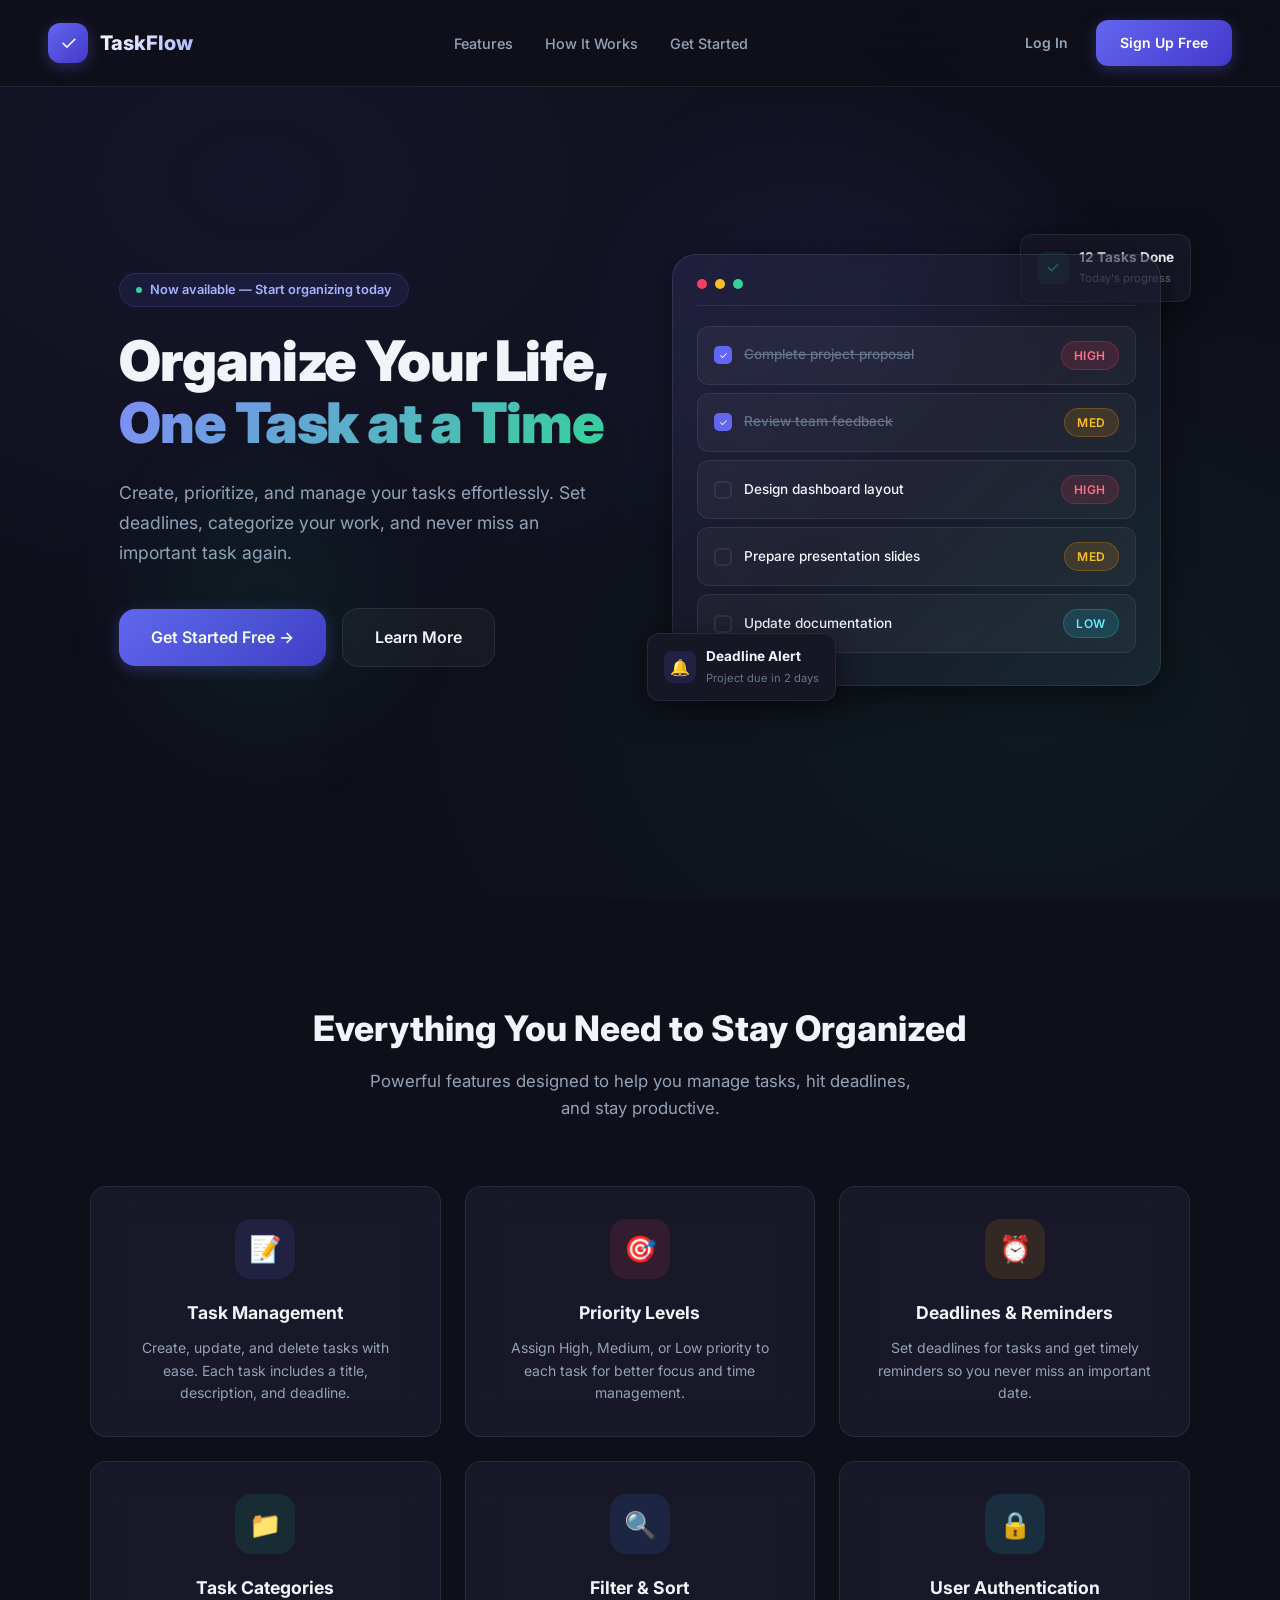
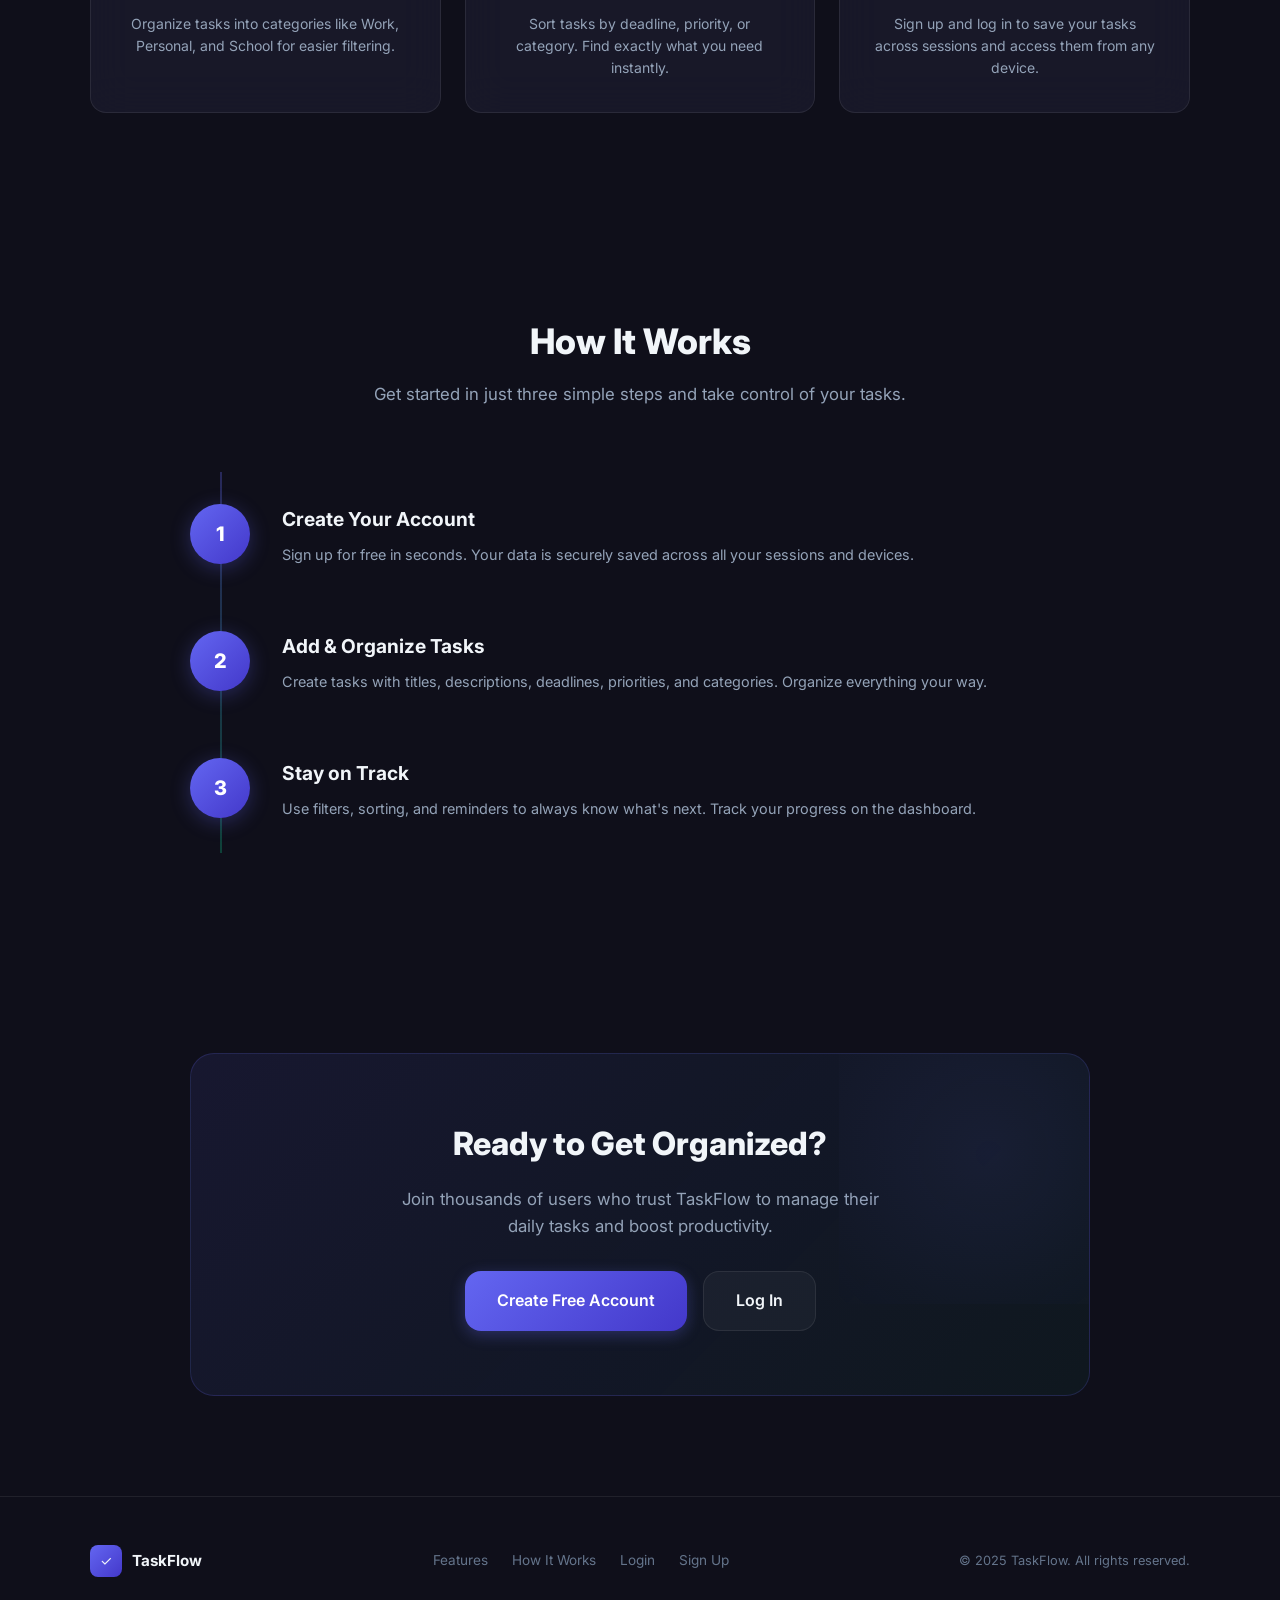
<file: index.html>
<!DOCTYPE html>
<html lang="en">
<head>
  <meta charset="UTF-8">
  <meta name="viewport" content="width=device-width, initial-scale=1.0">
  <meta name="description" content="TaskFlow - A modern to-do list application to organize your tasks, set priorities, deadlines, and boost your productivity.">
  <title>TaskFlow - Organize Your Life, One Task at a Time</title>
  <!-- Shared Common Styles -->
  <link rel="stylesheet" href="css/common.css">
  <!-- Member 1: Landing Page Styles -->
  <link rel="stylesheet" href="css/landing.css">
</head>
<body>

  <!-- ===== NAVBAR ===== -->
  <nav class="landing-nav" id="main-nav">
    <div class="nav-brand">
      <div class="brand-icon">✓</div>
      <h1>TaskFlow</h1>
    </div>
    <div class="nav-links">
      <a href="#features">Features</a>
      <a href="#how-it-works">How It Works</a>
      <a href="#get-started">Get Started</a>
    </div>
    <div class="nav-actions">
      <a href="login.html" class="btn btn-ghost">Log In</a>
      <a href="register.html" class="btn btn-primary">Sign Up Free</a>
    </div>
  </nav>

  <!-- ===== HERO SECTION ===== -->
  <section class="hero-section" id="hero">
    <div class="hero-content">
      <div class="hero-text">
        <div class="hero-badge">
          <span class="badge-dot"></span>
          Now available — Start organizing today
        </div>
        <h2>
          Organize Your Life,<br>
          <span class="gradient-text">One Task at a Time</span>
        </h2>
        <p>
          Create, prioritize, and manage your tasks effortlessly. Set deadlines, 
          categorize your work, and never miss an important task again.
        </p>
        <div class="hero-buttons">
          <a href="register.html" class="btn btn-primary btn-lg">Get Started Free →</a>
          <a href="#features" class="btn btn-secondary btn-lg">Learn More</a>
        </div>
      </div>

      <div class="hero-visual">
        <!-- Floating Badge Top -->
        <div class="floating-badge badge-top">
          <div class="fb-icon green">✓</div>
          <div>
            <strong style="font-size:0.85rem;">12 Tasks Done</strong><br>
            <span style="color:var(--text-muted);font-size:0.7rem;">Today's progress</span>
          </div>
        </div>

        <!-- App Mockup -->
        <div class="hero-mockup">
          <div class="mockup-header">
            <div class="mockup-dot red"></div>
            <div class="mockup-dot yellow"></div>
            <div class="mockup-dot green"></div>
          </div>
          <div class="mockup-task completed">
            <div class="mockup-checkbox done"></div>
            <span class="mockup-task-text">Complete project proposal</span>
            <span class="badge badge-high">High</span>
          </div>
          <div class="mockup-task completed">
            <div class="mockup-checkbox done"></div>
            <span class="mockup-task-text">Review team feedback</span>
            <span class="badge badge-medium">Med</span>
          </div>
          <div class="mockup-task">
            <div class="mockup-checkbox"></div>
            <span class="mockup-task-text">Design dashboard layout</span>
            <span class="badge badge-high">High</span>
          </div>
          <div class="mockup-task">
            <div class="mockup-checkbox"></div>
            <span class="mockup-task-text">Prepare presentation slides</span>
            <span class="badge badge-medium">Med</span>
          </div>
          <div class="mockup-task">
            <div class="mockup-checkbox"></div>
            <span class="mockup-task-text">Update documentation</span>
            <span class="badge badge-low">Low</span>
          </div>
        </div>

        <!-- Floating Badge Bottom -->
        <div class="floating-badge badge-bottom">
          <div class="fb-icon purple">🔔</div>
          <div>
            <strong style="font-size:0.85rem;">Deadline Alert</strong><br>
            <span style="color:var(--text-muted);font-size:0.7rem;">Project due in 2 days</span>
          </div>
        </div>
      </div>
    </div>
  </section>

  <!-- ===== FEATURES SECTION ===== -->
  <section class="features-section" id="features">
    <div class="section-title">
      <h3>Everything You Need to Stay Organized</h3>
      <p>Powerful features designed to help you manage tasks, hit deadlines, and stay productive.</p>
    </div>

    <div class="features-grid">
      <div class="feature-card glass-card">
        <div class="feature-icon purple">📝</div>
        <h4>Task Management</h4>
        <p>Create, update, and delete tasks with ease. Each task includes a title, description, and deadline.</p>
      </div>
      <div class="feature-card glass-card">
        <div class="feature-icon red">🎯</div>
        <h4>Priority Levels</h4>
        <p>Assign High, Medium, or Low priority to each task for better focus and time management.</p>
      </div>
      <div class="feature-card glass-card">
        <div class="feature-icon yellow">⏰</div>
        <h4>Deadlines &amp; Reminders</h4>
        <p>Set deadlines for tasks and get timely reminders so you never miss an important date.</p>
      </div>
      <div class="feature-card glass-card">
        <div class="feature-icon green">📁</div>
        <h4>Task Categories</h4>
        <p>Organize tasks into categories like Work, Personal, and School for easier filtering.</p>
      </div>
      <div class="feature-card glass-card">
        <div class="feature-icon blue">🔍</div>
        <h4>Filter &amp; Sort</h4>
        <p>Sort tasks by deadline, priority, or category. Find exactly what you need instantly.</p>
      </div>
      <div class="feature-card glass-card">
        <div class="feature-icon cyan">🔒</div>
        <h4>User Authentication</h4>
        <p>Sign up and log in to save your tasks across sessions and access them from any device.</p>
      </div>
    </div>
  </section>

  <!-- ===== HOW IT WORKS ===== -->
  <section class="how-section" id="how-it-works">
    <div class="section-title">
      <h3>How It Works</h3>
      <p>Get started in just three simple steps and take control of your tasks.</p>
    </div>

    <div class="steps-container">
      <div class="step-item">
        <div class="step-number">1</div>
        <div class="step-content">
          <h4>Create Your Account</h4>
          <p>Sign up for free in seconds. Your data is securely saved across all your sessions and devices.</p>
        </div>
      </div>
      <div class="step-item">
        <div class="step-number">2</div>
        <div class="step-content">
          <h4>Add &amp; Organize Tasks</h4>
          <p>Create tasks with titles, descriptions, deadlines, priorities, and categories. Organize everything your way.</p>
        </div>
      </div>
      <div class="step-item">
        <div class="step-number">3</div>
        <div class="step-content">
          <h4>Stay on Track</h4>
          <p>Use filters, sorting, and reminders to always know what's next. Track your progress on the dashboard.</p>
        </div>
      </div>
    </div>
  </section>

  <!-- ===== CTA SECTION ===== -->
  <section class="cta-section" id="get-started">
    <div class="cta-card">
      <h3>Ready to Get Organized?</h3>
      <p>Join thousands of users who trust TaskFlow to manage their daily tasks and boost productivity.</p>
      <div class="cta-buttons">
        <a href="register.html" class="btn btn-primary btn-lg">Create Free Account</a>
        <a href="login.html" class="btn btn-secondary btn-lg">Log In</a>
      </div>
    </div>
  </section>

  <!-- ===== FOOTER ===== -->
  <footer class="landing-footer">
    <div class="footer-content">
      <div class="footer-brand">
        <div class="brand-icon">✓</div>
        <span>TaskFlow</span>
      </div>
      <div class="footer-links">
        <a href="#features">Features</a>
        <a href="#how-it-works">How It Works</a>
        <a href="login.html">Login</a>
        <a href="register.html">Sign Up</a>
      </div>
      <span class="footer-copy">&copy; 2025 TaskFlow. All rights reserved.</span>
    </div>
  </footer>

</body>
</html>
</file>
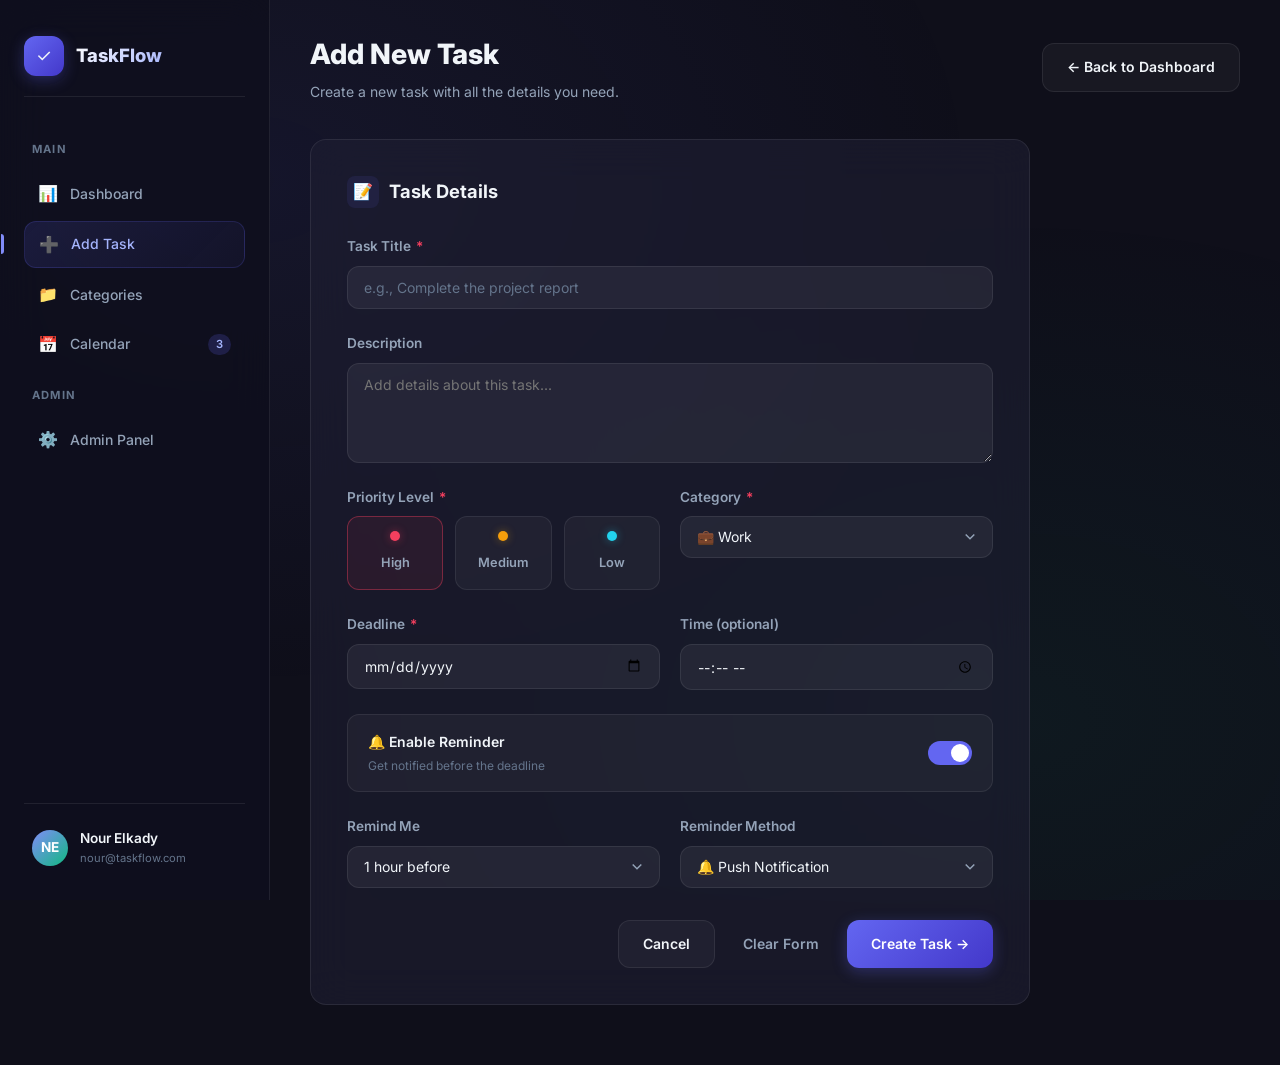
<file: add-task.html>
<!DOCTYPE html>
<html lang="en">
<head>
  <meta charset="UTF-8">
  <meta name="viewport" content="width=device-width, initial-scale=1.0">
  <meta name="description" content="Create a new task with title, description, priority, deadline, and category in TaskFlow.">
  <title>TaskFlow - Add New Task</title>
  <!-- Shared Common Styles -->
  <link rel="stylesheet" href="css/common.css">
  <!-- Member 4: Task Management Styles -->
  <link rel="stylesheet" href="css/tasks.css">
</head>
<body>

  <div class="app-layout">

    <!-- ===== SIDEBAR ===== -->
    <aside class="sidebar" id="sidebar">
      <div class="sidebar-brand">
        <div class="brand-icon">✓</div>
        <h1>TaskFlow</h1>
      </div>

      <nav class="sidebar-nav">
        <span class="nav-section-title">Main</span>
        <a href="dashboard.html" class="nav-link">
          <span class="nav-icon">📊</span>
          Dashboard
        </a>
        <a href="add-task.html" class="nav-link active">
          <span class="nav-icon">➕</span>
          Add Task
        </a>
        <a href="categories.html" class="nav-link">
          <span class="nav-icon">📁</span>
          Categories
        </a>
        <a href="calendar.html" class="nav-link">
          <span class="nav-icon">📅</span>
          Calendar
          <span class="nav-badge">3</span>
        </a>

        <span class="nav-section-title">Admin</span>
        <a href="admin.html" class="nav-link">
          <span class="nav-icon">⚙️</span>
          Admin Panel
        </a>
      </nav>

      <div class="sidebar-footer">
        <div class="sidebar-user">
          <div class="user-avatar">NE</div>
          <div class="user-info">
            <div class="user-name">Nour Elkady</div>
            <div class="user-email">nour@taskflow.com</div>
          </div>
        </div>
      </div>
    </aside>

    <!-- ===== MAIN CONTENT ===== -->
    <main class="main-content">

      <!-- Page Header -->
      <div class="page-header">
        <div>
          <button class="mobile-menu-btn" id="mobile-menu-btn">☰</button>
          <h2>Add New Task</h2>
          <p>Create a new task with all the details you need.</p>
        </div>
        <a href="dashboard.html" class="btn btn-secondary">← Back to Dashboard</a>
      </div>

      <!-- Add Task Form -->
      <div class="add-task-container">

        <!-- Basic Info Card -->
        <div class="task-form-card glass-card">
          <h3>
            <span class="form-section-icon">📝</span>
            Task Details
          </h3>
          <form class="task-form" id="add-task-form" action="#" method="post">

            <!-- Title -->
            <div class="form-group">
              <label class="form-label" for="task-title">Task Title <span class="required">*</span></label>
              <input type="text" class="form-input" id="task-title" name="title" placeholder="e.g., Complete the project report" required>
            </div>

            <!-- Description -->
            <div class="form-group">
              <label class="form-label" for="task-desc">Description</label>
              <textarea class="form-textarea" id="task-desc" name="description" placeholder="Add details about this task..." rows="4"></textarea>
            </div>

            <!-- Priority & Category Row -->
            <div class="form-row">
              <!-- Priority -->
              <div class="form-group">
                <label class="form-label">Priority Level <span class="required">*</span></label>
                <div class="priority-selector">
                  <label class="priority-option selected high">
                    <input type="radio" name="priority" value="high" checked>
                    <div class="priority-indicator high"></div>
                    <span class="priority-label">High</span>
                  </label>
                  <label class="priority-option">
                    <input type="radio" name="priority" value="medium">
                    <div class="priority-indicator medium"></div>
                    <span class="priority-label">Medium</span>
                  </label>
                  <label class="priority-option">
                    <input type="radio" name="priority" value="low">
                    <div class="priority-indicator low"></div>
                    <span class="priority-label">Low</span>
                  </label>
                </div>
              </div>

              <!-- Category -->
              <div class="form-group">
                <label class="form-label" for="task-category">Category <span class="required">*</span></label>
                <select class="form-select" id="task-category" name="category" required>
                  <option value="" disabled>Select a category</option>
                  <option value="work" selected>💼 Work</option>
                  <option value="personal">🏠 Personal</option>
                  <option value="school">🎓 School</option>
                  <option value="health">❤️ Health</option>
                </select>
              </div>
            </div>

            <!-- Deadline & Time Row -->
            <div class="form-row">
              <div class="form-group">
                <label class="form-label" for="task-deadline">Deadline <span class="required">*</span></label>
                <input type="date" class="form-input" id="task-deadline" name="deadline" required>
              </div>
              <div class="form-group">
                <label class="form-label" for="task-time">Time (optional)</label>
                <input type="time" class="form-input" id="task-time" name="time">
              </div>
            </div>

            <!-- Reminder Toggle -->
            <div class="reminder-toggle">
              <div class="toggle-text">
                <span class="toggle-label">🔔 Enable Reminder</span>
                <span class="toggle-desc">Get notified before the deadline</span>
              </div>
              <div class="toggle-switch active"></div>
            </div>

            <!-- Reminder Options (visible when toggle is on) -->
            <div class="form-row">
              <div class="form-group">
                <label class="form-label" for="reminder-time">Remind Me</label>
                <select class="form-select" id="reminder-time" name="reminder_time">
                  <option value="15">15 minutes before</option>
                  <option value="30">30 minutes before</option>
                  <option value="60" selected>1 hour before</option>
                  <option value="1440">1 day before</option>
                  <option value="10080">1 week before</option>
                </select>
              </div>
              <div class="form-group">
                <label class="form-label" for="reminder-method">Reminder Method</label>
                <select class="form-select" id="reminder-method" name="reminder_method">
                  <option value="notification" selected>🔔 Push Notification</option>
                  <option value="email">📧 Email</option>
                  <option value="both">📧🔔 Both</option>
                </select>
              </div>
            </div>

            <!-- Form Actions -->
            <div class="form-actions">
              <a href="dashboard.html" class="btn btn-secondary">Cancel</a>
              <button type="reset" class="btn btn-ghost">Clear Form</button>
              <button type="submit" class="btn btn-primary">Create Task →</button>
            </div>

          </form>
        </div>

      </div>
    </main>

  </div>

</body>
</html>
</file>
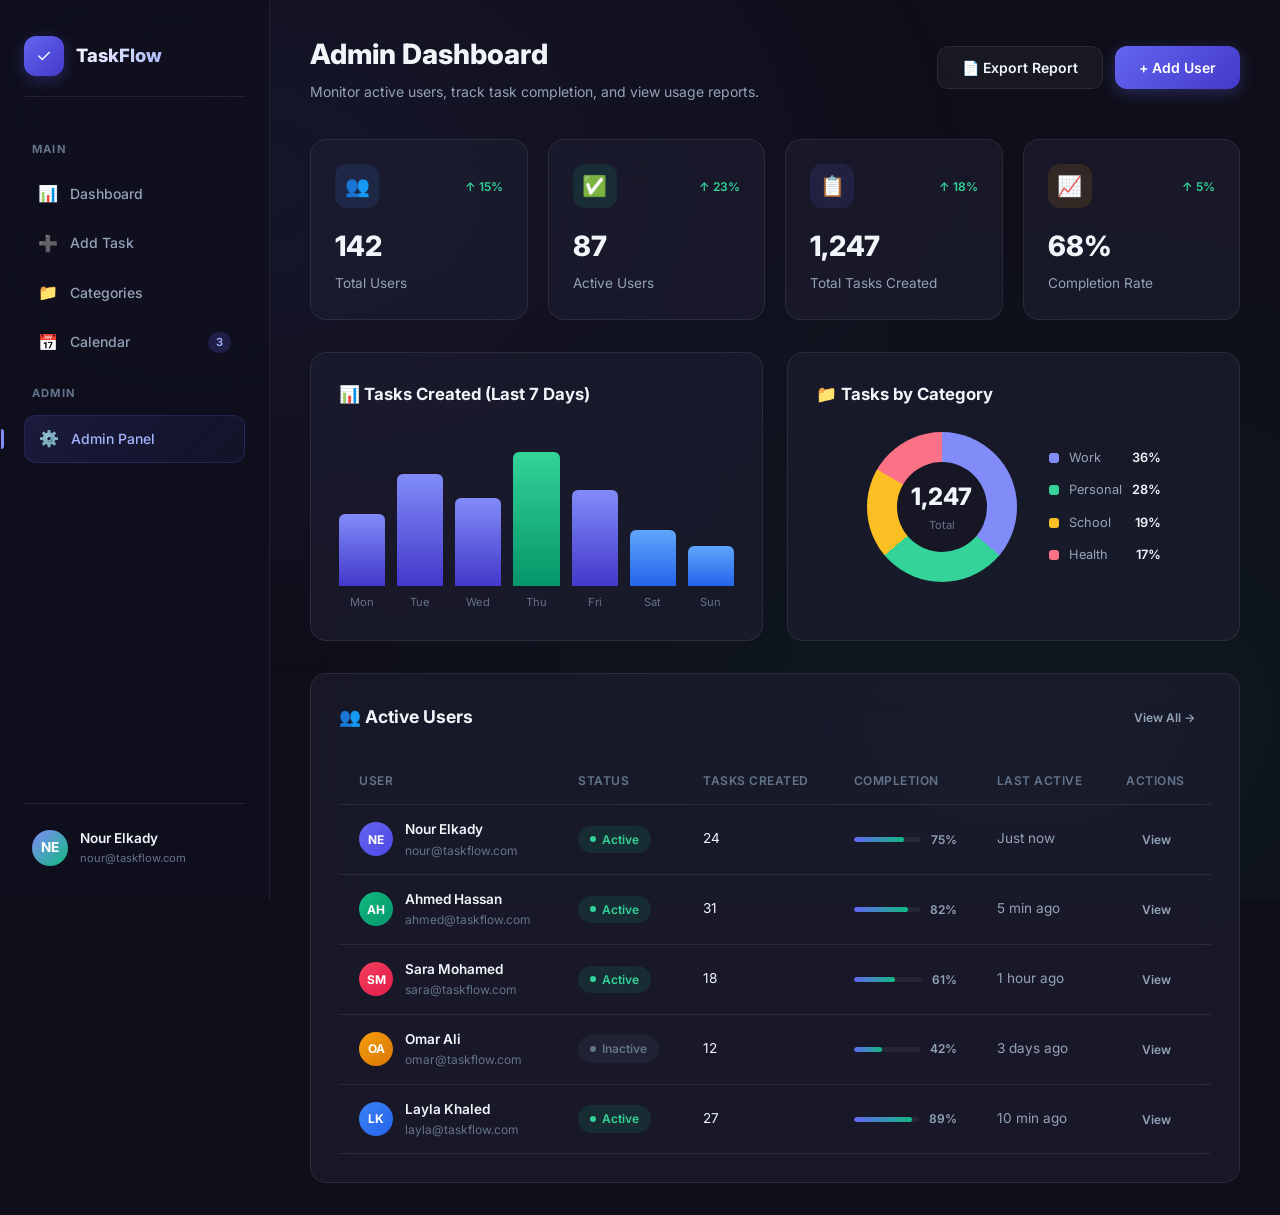
<file: admin.html>
<!DOCTYPE html>
<html lang="en">
<head>
  <meta charset="UTF-8">
  <meta name="viewport" content="width=device-width, initial-scale=1.0">
  <meta name="description" content="TaskFlow Admin Dashboard - Monitor users, view reports, and track task completion rates.">
  <title>TaskFlow - Admin Dashboard</title>
  <!-- Shared Common Styles -->
  <link rel="stylesheet" href="css/common.css">
  <!-- Member 5: Admin Styles -->
  <link rel="stylesheet" href="css/admin.css">
</head>
<body>

  <div class="app-layout">

    <!-- ===== SIDEBAR ===== -->
    <aside class="sidebar" id="sidebar">
      <div class="sidebar-brand">
        <div class="brand-icon">✓</div>
        <h1>TaskFlow</h1>
      </div>

      <nav class="sidebar-nav">
        <span class="nav-section-title">Main</span>
        <a href="dashboard.html" class="nav-link">
          <span class="nav-icon">📊</span>
          Dashboard
        </a>
        <a href="add-task.html" class="nav-link">
          <span class="nav-icon">➕</span>
          Add Task
        </a>
        <a href="categories.html" class="nav-link">
          <span class="nav-icon">📁</span>
          Categories
        </a>
        <a href="calendar.html" class="nav-link">
          <span class="nav-icon">📅</span>
          Calendar
          <span class="nav-badge">3</span>
        </a>

        <span class="nav-section-title">Admin</span>
        <a href="admin.html" class="nav-link active">
          <span class="nav-icon">⚙️</span>
          Admin Panel
        </a>
      </nav>

      <div class="sidebar-footer">
        <div class="sidebar-user">
          <div class="user-avatar">NE</div>
          <div class="user-info">
            <div class="user-name">Nour Elkady</div>
            <div class="user-email">nour@taskflow.com</div>
          </div>
        </div>
      </div>
    </aside>

    <!-- ===== MAIN CONTENT ===== -->
    <main class="main-content">

      <!-- Page Header -->
      <div class="page-header">
        <div>
          <button class="mobile-menu-btn" id="mobile-menu-btn">☰</button>
          <h2>Admin Dashboard</h2>
          <p>Monitor active users, track task completion, and view usage reports.</p>
        </div>
        <div style="display:flex;gap:12px;">
          <button class="btn btn-secondary">📄 Export Report</button>
          <button class="btn btn-primary">+ Add User</button>
        </div>
      </div>

      <!-- Admin Stats -->
      <div class="admin-stats">
        <div class="admin-stat-card glass-card">
          <div class="stat-header">
            <div class="stat-icon blue">👥</div>
            <span class="stat-trend up">↑ 15%</span>
          </div>
          <div class="stat-value">142</div>
          <div class="stat-label">Total Users</div>
        </div>
        <div class="admin-stat-card glass-card">
          <div class="stat-header">
            <div class="stat-icon green">✅</div>
            <span class="stat-trend up">↑ 23%</span>
          </div>
          <div class="stat-value">87</div>
          <div class="stat-label">Active Users</div>
        </div>
        <div class="admin-stat-card glass-card">
          <div class="stat-header">
            <div class="stat-icon purple">📋</div>
            <span class="stat-trend up">↑ 18%</span>
          </div>
          <div class="stat-value">1,247</div>
          <div class="stat-label">Total Tasks Created</div>
        </div>
        <div class="admin-stat-card glass-card">
          <div class="stat-header">
            <div class="stat-icon orange">📈</div>
            <span class="stat-trend up">↑ 5%</span>
          </div>
          <div class="stat-value">68%</div>
          <div class="stat-label">Completion Rate</div>
        </div>
      </div>

      <!-- Charts Row -->
      <div class="admin-grid">
        <!-- Bar Chart: Tasks per Week -->
        <div class="chart-card glass-card">
          <div class="card-header">
            <h3>📊 Tasks Created (Last 7 Days)</h3>
          </div>
          <div class="bar-chart">
            <div class="bar-col">
              <div class="bar purple" style="height: 45%;"></div>
              <span class="bar-label">Mon</span>
            </div>
            <div class="bar-col">
              <div class="bar purple" style="height: 70%;"></div>
              <span class="bar-label">Tue</span>
            </div>
            <div class="bar-col">
              <div class="bar purple" style="height: 55%;"></div>
              <span class="bar-label">Wed</span>
            </div>
            <div class="bar-col">
              <div class="bar green" style="height: 90%;"></div>
              <span class="bar-label">Thu</span>
            </div>
            <div class="bar-col">
              <div class="bar purple" style="height: 60%;"></div>
              <span class="bar-label">Fri</span>
            </div>
            <div class="bar-col">
              <div class="bar blue" style="height: 35%;"></div>
              <span class="bar-label">Sat</span>
            </div>
            <div class="bar-col">
              <div class="bar blue" style="height: 25%;"></div>
              <span class="bar-label">Sun</span>
            </div>
          </div>
        </div>

        <!-- Donut Chart: Tasks by Category -->
        <div class="chart-card glass-card">
          <div class="card-header">
            <h3>📁 Tasks by Category</h3>
          </div>
          <div class="donut-chart-container">
            <div class="donut-chart">
              <div class="donut-center">
                <span class="donut-value">1,247</span>
                <span class="donut-label">Total</span>
              </div>
            </div>
            <div class="donut-legend">
              <div class="legend-item">
                <div class="legend-dot purple"></div>
                <span class="legend-label">Work</span>
                <span class="legend-value">36%</span>
              </div>
              <div class="legend-item">
                <div class="legend-dot green"></div>
                <span class="legend-label">Personal</span>
                <span class="legend-value">28%</span>
              </div>
              <div class="legend-item">
                <div class="legend-dot yellow"></div>
                <span class="legend-label">School</span>
                <span class="legend-value">19%</span>
              </div>
              <div class="legend-item">
                <div class="legend-dot red"></div>
                <span class="legend-label">Health</span>
                <span class="legend-value">17%</span>
              </div>
            </div>
          </div>
        </div>
      </div>

      <!-- Users Table -->
      <div class="users-table-card glass-card">
        <div class="card-header">
          <h3>👥 Active Users</h3>
          <button class="btn btn-ghost btn-sm">View All →</button>
        </div>
        <table class="data-table" id="users-table">
          <thead>
            <tr>
              <th>User</th>
              <th>Status</th>
              <th>Tasks Created</th>
              <th>Completion</th>
              <th>Last Active</th>
              <th>Actions</th>
            </tr>
          </thead>
          <tbody>
            <tr>
              <td>
                <div class="user-cell">
                  <div class="table-avatar av-1">NE</div>
                  <div class="user-details">
                    <div class="table-name">Nour Elkady</div>
                    <div class="table-email">nour@taskflow.com</div>
                  </div>
                </div>
              </td>
              <td>
                <span class="status-badge active">
                  <span class="status-dot"></span> Active
                </span>
              </td>
              <td>24</td>
              <td>
                <div class="mini-progress">
                  <div class="mini-bar"><div class="mini-fill" style="width:75%;"></div></div>
                  <span class="mini-text">75%</span>
                </div>
              </td>
              <td style="color:var(--text-secondary);">Just now</td>
              <td>
                <button class="btn btn-ghost btn-sm">View</button>
              </td>
            </tr>
            <tr>
              <td>
                <div class="user-cell">
                  <div class="table-avatar av-2">AH</div>
                  <div class="user-details">
                    <div class="table-name">Ahmed Hassan</div>
                    <div class="table-email">ahmed@taskflow.com</div>
                  </div>
                </div>
              </td>
              <td>
                <span class="status-badge active">
                  <span class="status-dot"></span> Active
                </span>
              </td>
              <td>31</td>
              <td>
                <div class="mini-progress">
                  <div class="mini-bar"><div class="mini-fill" style="width:82%;"></div></div>
                  <span class="mini-text">82%</span>
                </div>
              </td>
              <td style="color:var(--text-secondary);">5 min ago</td>
              <td>
                <button class="btn btn-ghost btn-sm">View</button>
              </td>
            </tr>
            <tr>
              <td>
                <div class="user-cell">
                  <div class="table-avatar av-3">SM</div>
                  <div class="user-details">
                    <div class="table-name">Sara Mohamed</div>
                    <div class="table-email">sara@taskflow.com</div>
                  </div>
                </div>
              </td>
              <td>
                <span class="status-badge active">
                  <span class="status-dot"></span> Active
                </span>
              </td>
              <td>18</td>
              <td>
                <div class="mini-progress">
                  <div class="mini-bar"><div class="mini-fill" style="width:61%;"></div></div>
                  <span class="mini-text">61%</span>
                </div>
              </td>
              <td style="color:var(--text-secondary);">1 hour ago</td>
              <td>
                <button class="btn btn-ghost btn-sm">View</button>
              </td>
            </tr>
            <tr>
              <td>
                <div class="user-cell">
                  <div class="table-avatar av-4">OA</div>
                  <div class="user-details">
                    <div class="table-name">Omar Ali</div>
                    <div class="table-email">omar@taskflow.com</div>
                  </div>
                </div>
              </td>
              <td>
                <span class="status-badge inactive">
                  <span class="status-dot"></span> Inactive
                </span>
              </td>
              <td>12</td>
              <td>
                <div class="mini-progress">
                  <div class="mini-bar"><div class="mini-fill" style="width:42%;"></div></div>
                  <span class="mini-text">42%</span>
                </div>
              </td>
              <td style="color:var(--text-secondary);">3 days ago</td>
              <td>
                <button class="btn btn-ghost btn-sm">View</button>
              </td>
            </tr>
            <tr>
              <td>
                <div class="user-cell">
                  <div class="table-avatar av-5">LK</div>
                  <div class="user-details">
                    <div class="table-name">Layla Khaled</div>
                    <div class="table-email">layla@taskflow.com</div>
                  </div>
                </div>
              </td>
              <td>
                <span class="status-badge active">
                  <span class="status-dot"></span> Active
                </span>
              </td>
              <td>27</td>
              <td>
                <div class="mini-progress">
                  <div class="mini-bar"><div class="mini-fill" style="width:89%;"></div></div>
                  <span class="mini-text">89%</span>
                </div>
              </td>
              <td style="color:var(--text-secondary);">10 min ago</td>
              <td>
                <button class="btn btn-ghost btn-sm">View</button>
              </td>
            </tr>
          </tbody>
        </table>
      </div>

    </main>

  </div>

</body>
</html>
</file>
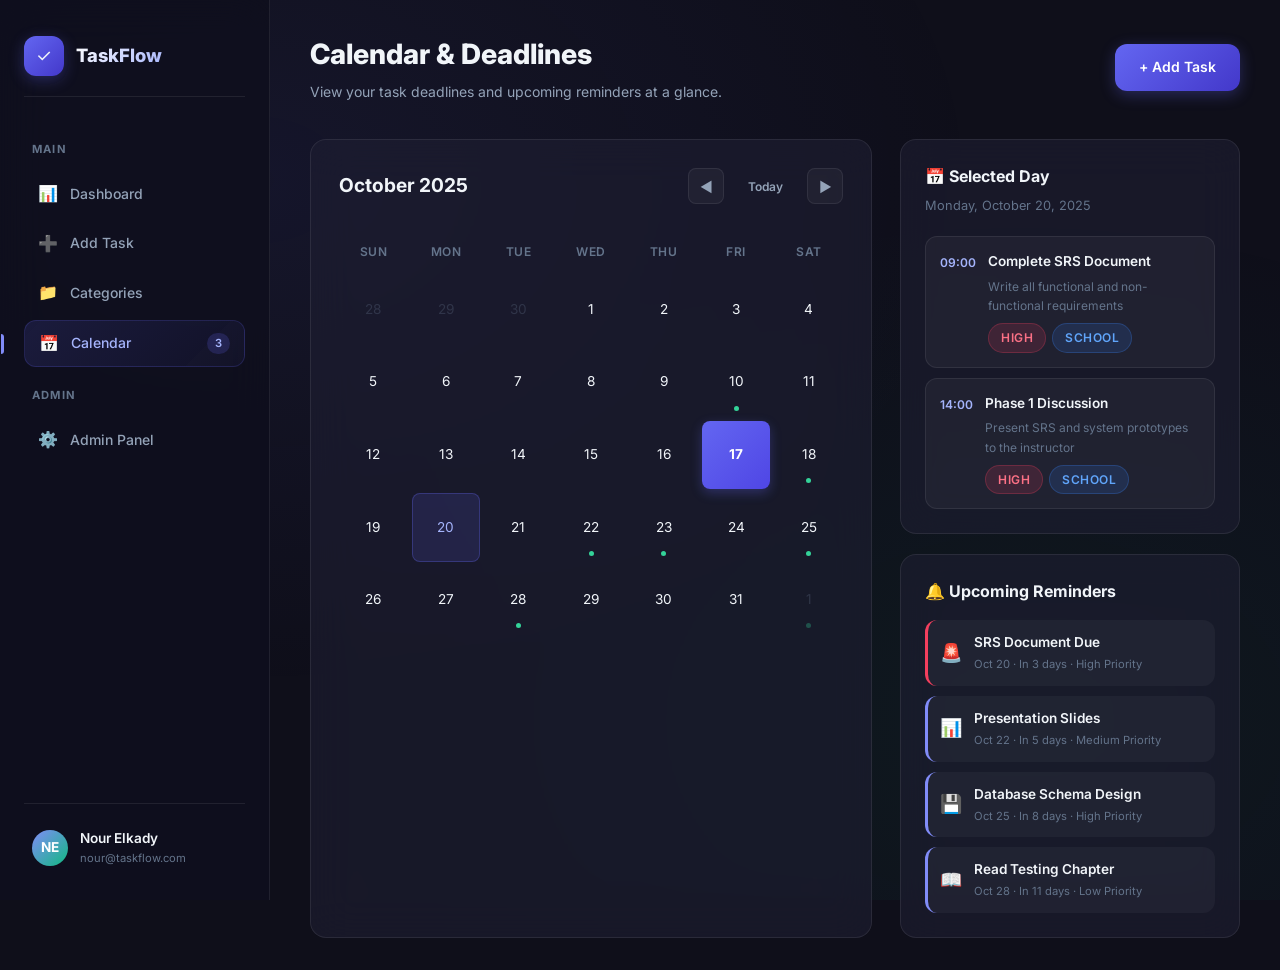
<file: calendar.html>
<!DOCTYPE html>
<html lang="en">
<head>
  <meta charset="UTF-8">
  <meta name="viewport" content="width=device-width, initial-scale=1.0">
  <meta name="description" content="TaskFlow Calendar - View task deadlines, reminders, and scheduled tasks in a calendar layout.">
  <title>TaskFlow - Calendar &amp; Deadlines</title>
  <!-- Shared Common Styles -->
  <link rel="stylesheet" href="css/common.css">
  <!-- Member 5: Admin & Calendar Styles -->
  <link rel="stylesheet" href="css/admin.css">
</head>
<body>

  <div class="app-layout">

    <!-- ===== SIDEBAR ===== -->
    <aside class="sidebar" id="sidebar">
      <div class="sidebar-brand">
        <div class="brand-icon">✓</div>
        <h1>TaskFlow</h1>
      </div>

      <nav class="sidebar-nav">
        <span class="nav-section-title">Main</span>
        <a href="dashboard.html" class="nav-link">
          <span class="nav-icon">📊</span>
          Dashboard
        </a>
        <a href="add-task.html" class="nav-link">
          <span class="nav-icon">➕</span>
          Add Task
        </a>
        <a href="categories.html" class="nav-link">
          <span class="nav-icon">📁</span>
          Categories
        </a>
        <a href="calendar.html" class="nav-link active">
          <span class="nav-icon">📅</span>
          Calendar
          <span class="nav-badge">3</span>
        </a>

        <span class="nav-section-title">Admin</span>
        <a href="admin.html" class="nav-link">
          <span class="nav-icon">⚙️</span>
          Admin Panel
        </a>
      </nav>

      <div class="sidebar-footer">
        <div class="sidebar-user">
          <div class="user-avatar">NE</div>
          <div class="user-info">
            <div class="user-name">Nour Elkady</div>
            <div class="user-email">nour@taskflow.com</div>
          </div>
        </div>
      </div>
    </aside>

    <!-- ===== MAIN CONTENT ===== -->
    <main class="main-content">

      <!-- Page Header -->
      <div class="page-header">
        <div>
          <button class="mobile-menu-btn" id="mobile-menu-btn">☰</button>
          <h2>Calendar &amp; Deadlines</h2>
          <p>View your task deadlines and upcoming reminders at a glance.</p>
        </div>
        <a href="add-task.html" class="btn btn-primary">+ Add Task</a>
      </div>

      <!-- Calendar Layout: Calendar + Day Details -->
      <div class="calendar-layout">

        <!-- Calendar Card -->
        <div class="calendar-card glass-card">
          <div class="calendar-header">
            <h3>October 2025</h3>
            <div class="calendar-nav">
              <button class="cal-nav-btn" title="Previous month">◀</button>
              <button class="btn btn-ghost btn-sm">Today</button>
              <button class="cal-nav-btn" title="Next month">▶</button>
            </div>
          </div>

          <div class="calendar-grid">
            <!-- Day Headers -->
            <div class="day-header">Sun</div>
            <div class="day-header">Mon</div>
            <div class="day-header">Tue</div>
            <div class="day-header">Wed</div>
            <div class="day-header">Thu</div>
            <div class="day-header">Fri</div>
            <div class="day-header">Sat</div>

            <!-- Week 1 (Sep 28 - Oct 4) -->
            <div class="day-cell other-month">28</div>
            <div class="day-cell other-month">29</div>
            <div class="day-cell other-month">30</div>
            <div class="day-cell">1</div>
            <div class="day-cell">2</div>
            <div class="day-cell">3</div>
            <div class="day-cell">4</div>

            <!-- Week 2 (Oct 5 - 11) -->
            <div class="day-cell">5</div>
            <div class="day-cell">6</div>
            <div class="day-cell">7</div>
            <div class="day-cell">8</div>
            <div class="day-cell">9</div>
            <div class="day-cell has-task">10</div>
            <div class="day-cell">11</div>

            <!-- Week 3 (Oct 12 - 18) -->
            <div class="day-cell">12</div>
            <div class="day-cell">13</div>
            <div class="day-cell">14</div>
            <div class="day-cell">15</div>
            <div class="day-cell">16</div>
            <div class="day-cell today">17</div>
            <div class="day-cell has-task">18</div>

            <!-- Week 4 (Oct 19 - 25) -->
            <div class="day-cell">19</div>
            <div class="day-cell has-task-high selected">20</div>
            <div class="day-cell">21</div>
            <div class="day-cell has-task">22</div>
            <div class="day-cell has-task">23</div>
            <div class="day-cell">24</div>
            <div class="day-cell has-task">25</div>

            <!-- Week 5 (Oct 26 - Nov 1) -->
            <div class="day-cell">26</div>
            <div class="day-cell">27</div>
            <div class="day-cell has-task">28</div>
            <div class="day-cell">29</div>
            <div class="day-cell">30</div>
            <div class="day-cell">31</div>
            <div class="day-cell other-month has-task">1</div>
          </div>
        </div>

        <!-- Right Panel: Day Details + Reminders -->
        <div class="day-detail-panel">

          <!-- Selected Day Tasks -->
          <div class="day-detail-card glass-card">
            <h4>📅 Selected Day</h4>
            <p class="day-detail-date">Monday, October 20, 2025</p>

            <div class="day-task-list">
              <div class="day-task-item">
                <span class="dt-time">09:00</span>
                <div class="dt-info">
                  <div class="dt-title">Complete SRS Document</div>
                  <div class="dt-desc">Write all functional and non-functional requirements</div>
                  <div class="dt-badges">
                    <span class="badge badge-high">High</span>
                    <span class="badge badge-school">School</span>
                  </div>
                </div>
              </div>
              <div class="day-task-item">
                <span class="dt-time">14:00</span>
                <div class="dt-info">
                  <div class="dt-title">Phase 1 Discussion</div>
                  <div class="dt-desc">Present SRS and system prototypes to the instructor</div>
                  <div class="dt-badges">
                    <span class="badge badge-high">High</span>
                    <span class="badge badge-school">School</span>
                  </div>
                </div>
              </div>
            </div>
          </div>

          <!-- Upcoming Reminders -->
          <div class="reminder-card glass-card">
            <h4>🔔 Upcoming Reminders</h4>
            <div class="reminder-list">
              <div class="reminder-item urgent">
                <span class="rem-icon">🚨</span>
                <div class="rem-info">
                  <div class="rem-title">SRS Document Due</div>
                  <div class="rem-time">Oct 20 · In 3 days · High Priority</div>
                </div>
              </div>
              <div class="reminder-item">
                <span class="rem-icon">📊</span>
                <div class="rem-info">
                  <div class="rem-title">Presentation Slides</div>
                  <div class="rem-time">Oct 22 · In 5 days · Medium Priority</div>
                </div>
              </div>
              <div class="reminder-item">
                <span class="rem-icon">💾</span>
                <div class="rem-info">
                  <div class="rem-title">Database Schema Design</div>
                  <div class="rem-time">Oct 25 · In 8 days · High Priority</div>
                </div>
              </div>
              <div class="reminder-item">
                <span class="rem-icon">📖</span>
                <div class="rem-info">
                  <div class="rem-title">Read Testing Chapter</div>
                  <div class="rem-time">Oct 28 · In 11 days · Low Priority</div>
                </div>
              </div>
            </div>
          </div>

        </div>

      </div>
    </main>

  </div>

</body>
</html>
</file>
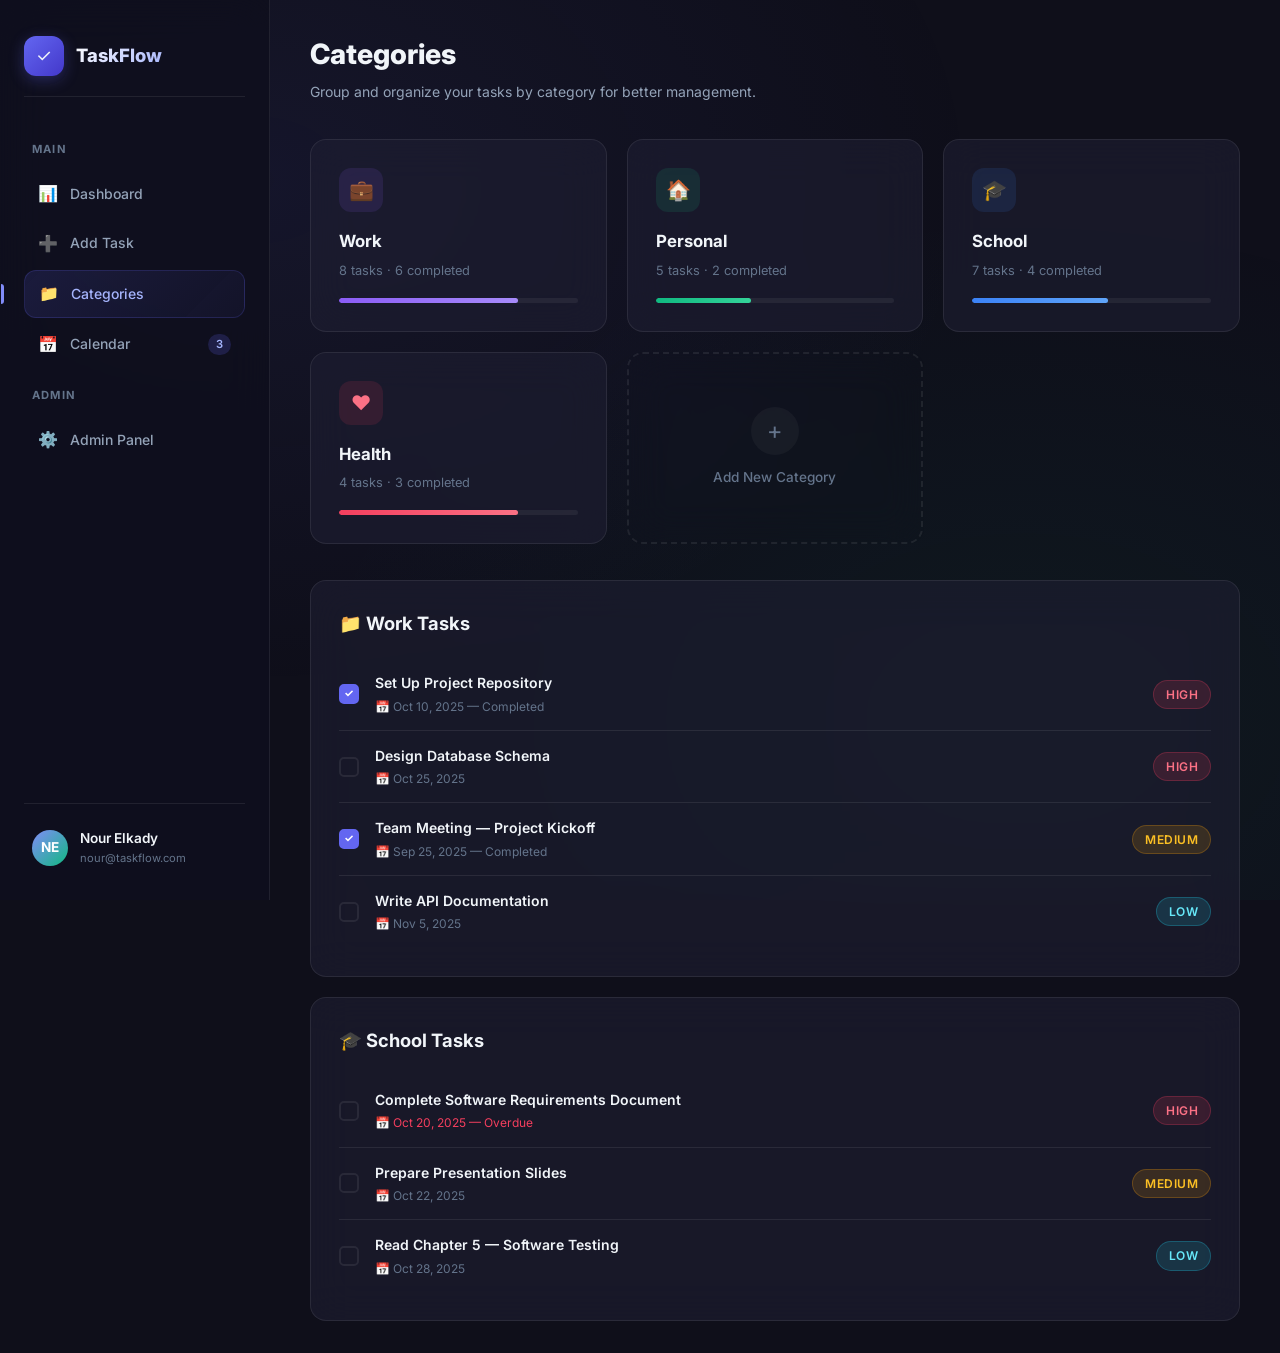
<file: categories.html>
<!DOCTYPE html>
<html lang="en">
<head>
  <meta charset="UTF-8">
  <meta name="viewport" content="width=device-width, initial-scale=1.0">
  <meta name="description" content="Manage task categories in TaskFlow. Create, edit, and organize categories like Work, Personal, School.">
  <title>TaskFlow - Categories</title>
  <!-- Shared Common Styles -->
  <link rel="stylesheet" href="css/common.css">
  <!-- Member 4: Task Management Styles -->
  <link rel="stylesheet" href="css/tasks.css">
</head>
<body>

  <div class="app-layout">

    <!-- ===== SIDEBAR ===== -->
    <aside class="sidebar" id="sidebar">
      <div class="sidebar-brand">
        <div class="brand-icon">✓</div>
        <h1>TaskFlow</h1>
      </div>

      <nav class="sidebar-nav">
        <span class="nav-section-title">Main</span>
        <a href="dashboard.html" class="nav-link">
          <span class="nav-icon">📊</span>
          Dashboard
        </a>
        <a href="add-task.html" class="nav-link">
          <span class="nav-icon">➕</span>
          Add Task
        </a>
        <a href="categories.html" class="nav-link active">
          <span class="nav-icon">📁</span>
          Categories
        </a>
        <a href="calendar.html" class="nav-link">
          <span class="nav-icon">📅</span>
          Calendar
          <span class="nav-badge">3</span>
        </a>

        <span class="nav-section-title">Admin</span>
        <a href="admin.html" class="nav-link">
          <span class="nav-icon">⚙️</span>
          Admin Panel
        </a>
      </nav>

      <div class="sidebar-footer">
        <div class="sidebar-user">
          <div class="user-avatar">NE</div>
          <div class="user-info">
            <div class="user-name">Nour Elkady</div>
            <div class="user-email">nour@taskflow.com</div>
          </div>
        </div>
      </div>
    </aside>

    <!-- ===== MAIN CONTENT ===== -->
    <main class="main-content">

      <!-- Page Header -->
      <div class="page-header">
        <div>
          <button class="mobile-menu-btn" id="mobile-menu-btn">☰</button>
          <h2>Categories</h2>
          <p>Group and organize your tasks by category for better management.</p>
        </div>
      </div>

      <!-- Categories Grid -->
      <div class="categories-grid">
        <!-- Work -->
        <div class="category-card glass-card">
          <div class="cat-header">
            <div class="cat-icon work">💼</div>
            <div class="cat-actions">
              <button class="cat-action-btn" title="Edit">✏️</button>
              <button class="cat-action-btn" title="Delete">🗑️</button>
            </div>
          </div>
          <div class="cat-name">Work</div>
          <div class="cat-count">8 tasks · 6 completed</div>
          <div class="cat-progress">
            <div class="cat-progress-fill work" style="width: 75%;"></div>
          </div>
        </div>

        <!-- Personal -->
        <div class="category-card glass-card">
          <div class="cat-header">
            <div class="cat-icon personal">🏠</div>
            <div class="cat-actions">
              <button class="cat-action-btn" title="Edit">✏️</button>
              <button class="cat-action-btn" title="Delete">🗑️</button>
            </div>
          </div>
          <div class="cat-name">Personal</div>
          <div class="cat-count">5 tasks · 2 completed</div>
          <div class="cat-progress">
            <div class="cat-progress-fill personal" style="width: 40%;"></div>
          </div>
        </div>

        <!-- School -->
        <div class="category-card glass-card">
          <div class="cat-header">
            <div class="cat-icon school">🎓</div>
            <div class="cat-actions">
              <button class="cat-action-btn" title="Edit">✏️</button>
              <button class="cat-action-btn" title="Delete">🗑️</button>
            </div>
          </div>
          <div class="cat-name">School</div>
          <div class="cat-count">7 tasks · 4 completed</div>
          <div class="cat-progress">
            <div class="cat-progress-fill school" style="width: 57%;"></div>
          </div>
        </div>

        <!-- Health -->
        <div class="category-card glass-card">
          <div class="cat-header">
            <div class="cat-icon health">❤️</div>
            <div class="cat-actions">
              <button class="cat-action-btn" title="Edit">✏️</button>
              <button class="cat-action-btn" title="Delete">🗑️</button>
            </div>
          </div>
          <div class="cat-name">Health</div>
          <div class="cat-count">4 tasks · 3 completed</div>
          <div class="cat-progress">
            <div class="cat-progress-fill health" style="width: 75%;"></div>
          </div>
        </div>

        <!-- Add Category Card -->
        <div class="add-category-card glass-card">
          <div class="add-icon">+</div>
          <span>Add New Category</span>
        </div>
      </div>

      <!-- Tasks by Category Section -->
      <div class="category-tasks-section">
        <div class="category-tasks-card glass-card">
          <h3>📁 Work Tasks</h3>
          <div class="category-task-list">
            <div class="category-task-item">
              <div class="ct-checkbox checked"></div>
              <div class="ct-body">
                <div class="ct-title">Set Up Project Repository</div>
                <div class="ct-deadline">📅 Oct 10, 2025 — Completed</div>
              </div>
              <span class="badge badge-high">High</span>
            </div>
            <div class="category-task-item">
              <div class="ct-checkbox"></div>
              <div class="ct-body">
                <div class="ct-title">Design Database Schema</div>
                <div class="ct-deadline">📅 Oct 25, 2025</div>
              </div>
              <span class="badge badge-high">High</span>
            </div>
            <div class="category-task-item">
              <div class="ct-checkbox checked"></div>
              <div class="ct-body">
                <div class="ct-title">Team Meeting — Project Kickoff</div>
                <div class="ct-deadline">📅 Sep 25, 2025 — Completed</div>
              </div>
              <span class="badge badge-medium">Medium</span>
            </div>
            <div class="category-task-item">
              <div class="ct-checkbox"></div>
              <div class="ct-body">
                <div class="ct-title">Write API Documentation</div>
                <div class="ct-deadline">📅 Nov 5, 2025</div>
              </div>
              <span class="badge badge-low">Low</span>
            </div>
          </div>
        </div>

        <div class="category-tasks-card glass-card" style="margin-top: 20px;">
          <h3>🎓 School Tasks</h3>
          <div class="category-task-list">
            <div class="category-task-item">
              <div class="ct-checkbox"></div>
              <div class="ct-body">
                <div class="ct-title">Complete Software Requirements Document</div>
                <div class="ct-deadline" style="color: var(--high-priority);">📅 Oct 20, 2025 — Overdue</div>
              </div>
              <span class="badge badge-high">High</span>
            </div>
            <div class="category-task-item">
              <div class="ct-checkbox"></div>
              <div class="ct-body">
                <div class="ct-title">Prepare Presentation Slides</div>
                <div class="ct-deadline">📅 Oct 22, 2025</div>
              </div>
              <span class="badge badge-medium">Medium</span>
            </div>
            <div class="category-task-item">
              <div class="ct-checkbox"></div>
              <div class="ct-body">
                <div class="ct-title">Read Chapter 5 — Software Testing</div>
                <div class="ct-deadline">📅 Oct 28, 2025</div>
              </div>
              <span class="badge badge-low">Low</span>
            </div>
          </div>
        </div>
      </div>

    </main>

  </div>

</body>
</html>
</file>
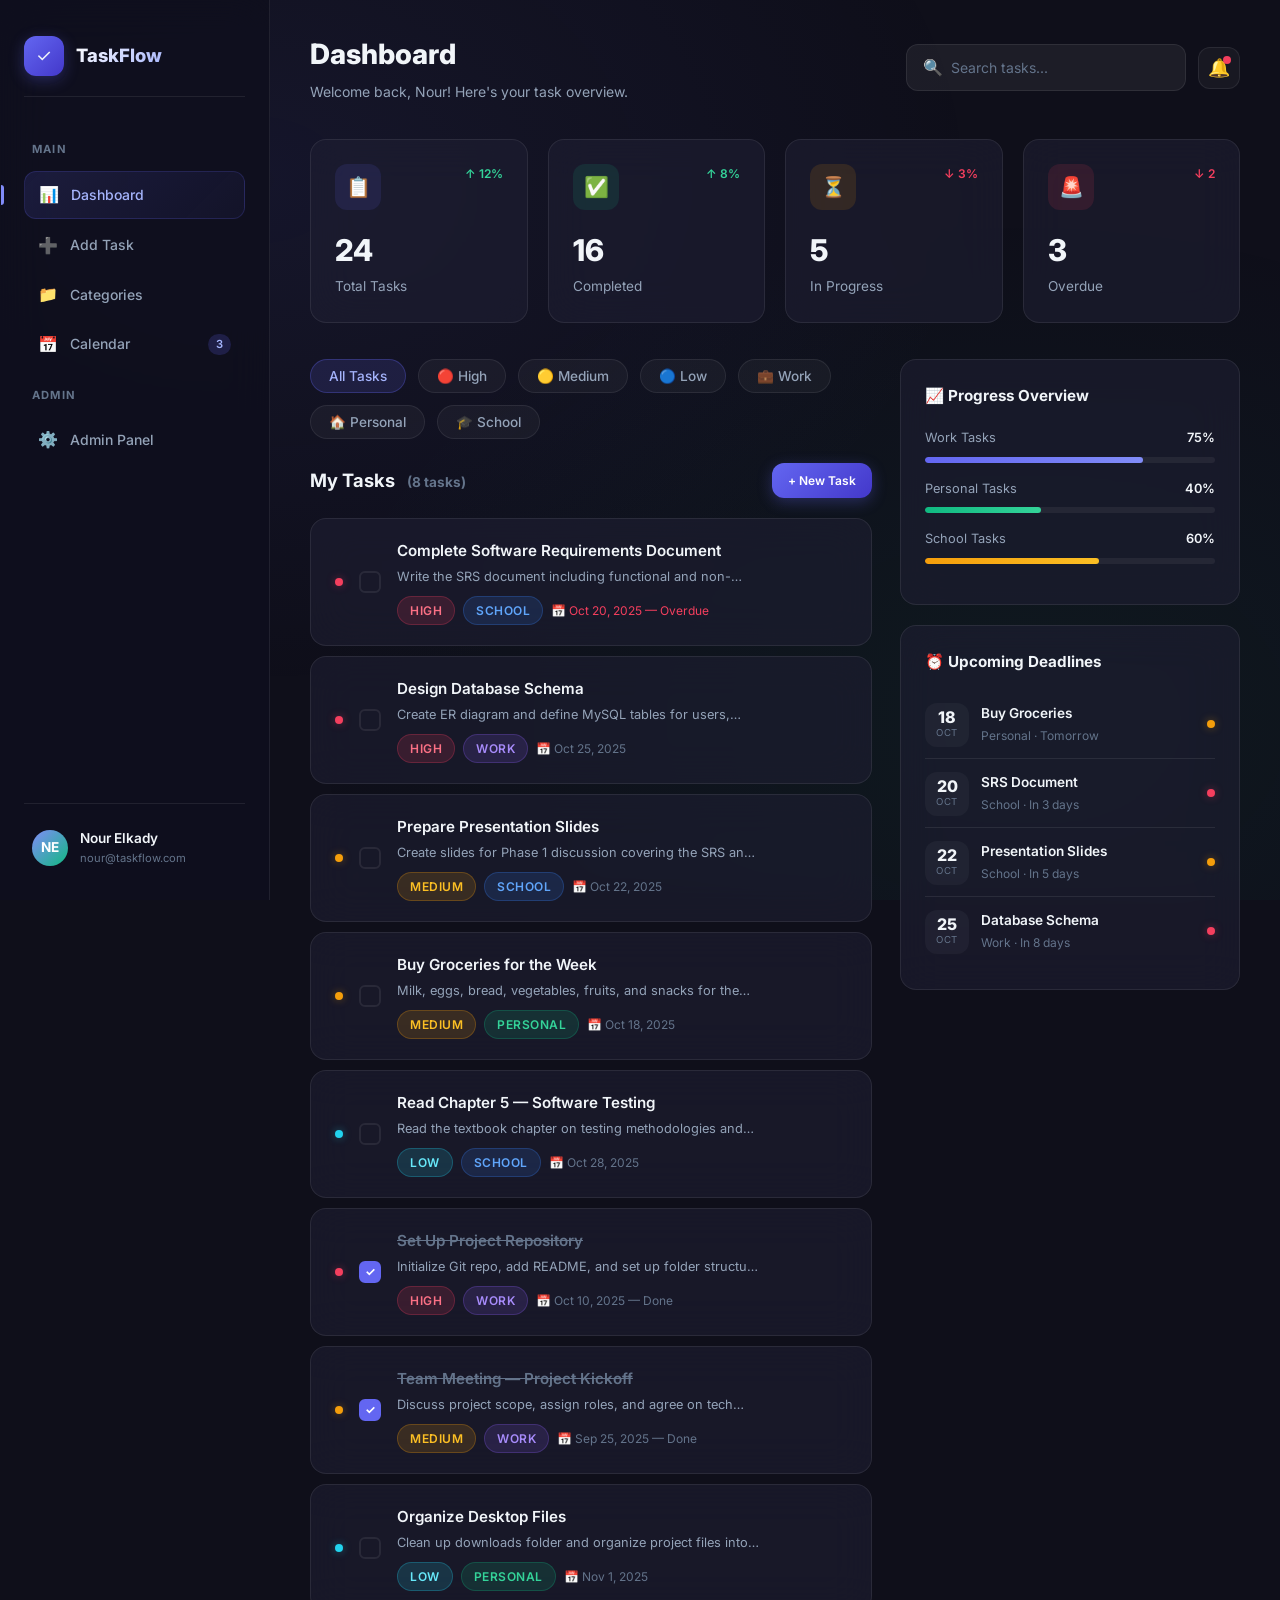
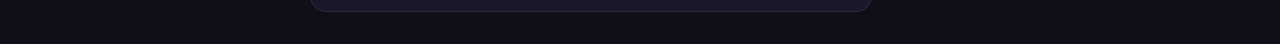
<file: dashboard.html>
<!DOCTYPE html>
<html lang="en">
<head>
  <meta charset="UTF-8">
  <meta name="viewport" content="width=device-width, initial-scale=1.0">
  <meta name="description" content="TaskFlow Dashboard - View, manage, and organize all your tasks with priorities, deadlines, and categories.">
  <title>TaskFlow - My Dashboard</title>
  <!-- Shared Common Styles -->
  <link rel="stylesheet" href="css/common.css">
  <!-- Member 3: Dashboard Styles -->
  <link rel="stylesheet" href="css/dashboard.css">
</head>
<body>

  <div class="app-layout">

    <!-- ===== SIDEBAR ===== -->
    <aside class="sidebar" id="sidebar">
      <div class="sidebar-brand">
        <div class="brand-icon">✓</div>
        <h1>TaskFlow</h1>
      </div>

      <nav class="sidebar-nav">
        <span class="nav-section-title">Main</span>
        <a href="dashboard.html" class="nav-link active">
          <span class="nav-icon">📊</span>
          Dashboard
        </a>
        <a href="add-task.html" class="nav-link">
          <span class="nav-icon">➕</span>
          Add Task
        </a>
        <a href="categories.html" class="nav-link">
          <span class="nav-icon">📁</span>
          Categories
        </a>
        <a href="calendar.html" class="nav-link">
          <span class="nav-icon">📅</span>
          Calendar
          <span class="nav-badge">3</span>
        </a>

        <span class="nav-section-title">Admin</span>
        <a href="admin.html" class="nav-link">
          <span class="nav-icon">⚙️</span>
          Admin Panel
        </a>
      </nav>

      <div class="sidebar-footer">
        <div class="sidebar-user">
          <div class="user-avatar">NE</div>
          <div class="user-info">
            <div class="user-name">Nour Elkady</div>
            <div class="user-email">nour@taskflow.com</div>
          </div>
        </div>
      </div>
    </aside>

    <!-- ===== MAIN CONTENT ===== -->
    <main class="main-content">

      <!-- Top Bar -->
      <div class="top-bar">
        <div class="top-bar-left">
          <button class="mobile-menu-btn" id="mobile-menu-btn">☰</button>
          <h2>Dashboard</h2>
          <p>Welcome back, Nour! Here's your task overview.</p>
        </div>
        <div class="top-bar-right">
          <div class="search-box">
            <span class="search-icon">🔍</span>
            <input type="text" placeholder="Search tasks..." id="search-input">
          </div>
          <button class="notification-btn" id="notif-btn" title="Notifications">
            🔔
            <span class="notif-dot"></span>
          </button>
        </div>
      </div>

      <!-- Stats Grid -->
      <div class="stats-grid">
        <div class="stat-card glass-card">
          <div class="stat-icon purple">📋</div>
          <div class="stat-value">24</div>
          <div class="stat-label">Total Tasks</div>
          <div class="stat-trend up">↑ 12%</div>
        </div>
        <div class="stat-card glass-card">
          <div class="stat-icon green">✅</div>
          <div class="stat-value">16</div>
          <div class="stat-label">Completed</div>
          <div class="stat-trend up">↑ 8%</div>
        </div>
        <div class="stat-card glass-card">
          <div class="stat-icon yellow">⏳</div>
          <div class="stat-value">5</div>
          <div class="stat-label">In Progress</div>
          <div class="stat-trend down">↓ 3%</div>
        </div>
        <div class="stat-card glass-card">
          <div class="stat-icon red">🚨</div>
          <div class="stat-value">3</div>
          <div class="stat-label">Overdue</div>
          <div class="stat-trend down">↓ 2</div>
        </div>
      </div>

      <!-- Dashboard Grid: Tasks + Right Panel -->
      <div class="dashboard-grid">

        <!-- Left: Task List -->
        <div class="tasks-section">
          <!-- Filter Bar -->
          <div class="filter-bar">
            <button class="filter-chip active" id="filter-all">All Tasks</button>
            <button class="filter-chip" id="filter-high">🔴 High</button>
            <button class="filter-chip" id="filter-medium">🟡 Medium</button>
            <button class="filter-chip" id="filter-low">🔵 Low</button>
            <button class="filter-chip" id="filter-work">💼 Work</button>
            <button class="filter-chip" id="filter-personal">🏠 Personal</button>
            <button class="filter-chip" id="filter-school">🎓 School</button>
          </div>

          <!-- Section Header -->
          <div class="section-header">
            <h3>My Tasks <span class="section-count">(8 tasks)</span></h3>
            <a href="add-task.html" class="btn btn-primary btn-sm">+ New Task</a>
          </div>

          <!-- Task List -->
          <div class="task-list">
            <!-- Task 1 -->
            <div class="task-card glass-card">
              <div class="priority-dot high"></div>
              <div class="task-checkbox"></div>
              <div class="task-body">
                <div class="task-title">Complete Software Requirements Document</div>
                <div class="task-description">Write the SRS document including functional and non-functional requirements for the to-do list project.</div>
                <div class="task-meta">
                  <span class="badge badge-high">High</span>
                  <span class="badge badge-school">School</span>
                  <span class="task-deadline overdue">📅 Oct 20, 2025 — Overdue</span>
                </div>
              </div>
              <div class="task-actions">
                <button class="task-action-btn" title="Edit">✏️</button>
                <button class="task-action-btn delete" title="Delete">🗑️</button>
              </div>
            </div>

            <!-- Task 2 -->
            <div class="task-card glass-card">
              <div class="priority-dot high"></div>
              <div class="task-checkbox"></div>
              <div class="task-body">
                <div class="task-title">Design Database Schema</div>
                <div class="task-description">Create ER diagram and define MySQL tables for users, tasks, categories, and reminders.</div>
                <div class="task-meta">
                  <span class="badge badge-high">High</span>
                  <span class="badge badge-work">Work</span>
                  <span class="task-deadline">📅 Oct 25, 2025</span>
                </div>
              </div>
              <div class="task-actions">
                <button class="task-action-btn" title="Edit">✏️</button>
                <button class="task-action-btn delete" title="Delete">🗑️</button>
              </div>
            </div>

            <!-- Task 3 -->
            <div class="task-card glass-card">
              <div class="priority-dot medium"></div>
              <div class="task-checkbox"></div>
              <div class="task-body">
                <div class="task-title">Prepare Presentation Slides</div>
                <div class="task-description">Create slides for Phase 1 discussion covering the SRS and system prototype.</div>
                <div class="task-meta">
                  <span class="badge badge-medium">Medium</span>
                  <span class="badge badge-school">School</span>
                  <span class="task-deadline">📅 Oct 22, 2025</span>
                </div>
              </div>
              <div class="task-actions">
                <button class="task-action-btn" title="Edit">✏️</button>
                <button class="task-action-btn delete" title="Delete">🗑️</button>
              </div>
            </div>

            <!-- Task 4 -->
            <div class="task-card glass-card">
              <div class="priority-dot medium"></div>
              <div class="task-checkbox"></div>
              <div class="task-body">
                <div class="task-title">Buy Groceries for the Week</div>
                <div class="task-description">Milk, eggs, bread, vegetables, fruits, and snacks for the week.</div>
                <div class="task-meta">
                  <span class="badge badge-medium">Medium</span>
                  <span class="badge badge-personal">Personal</span>
                  <span class="task-deadline">📅 Oct 18, 2025</span>
                </div>
              </div>
              <div class="task-actions">
                <button class="task-action-btn" title="Edit">✏️</button>
                <button class="task-action-btn delete" title="Delete">🗑️</button>
              </div>
            </div>

            <!-- Task 5 -->
            <div class="task-card glass-card">
              <div class="priority-dot low"></div>
              <div class="task-checkbox"></div>
              <div class="task-body">
                <div class="task-title">Read Chapter 5 — Software Testing</div>
                <div class="task-description">Read the textbook chapter on testing methodologies and techniques.</div>
                <div class="task-meta">
                  <span class="badge badge-low">Low</span>
                  <span class="badge badge-school">School</span>
                  <span class="task-deadline">📅 Oct 28, 2025</span>
                </div>
              </div>
              <div class="task-actions">
                <button class="task-action-btn" title="Edit">✏️</button>
                <button class="task-action-btn delete" title="Delete">🗑️</button>
              </div>
            </div>

            <!-- Task 6 (Completed) -->
            <div class="task-card glass-card completed">
              <div class="priority-dot high"></div>
              <div class="task-checkbox checked"></div>
              <div class="task-body">
                <div class="task-title">Set Up Project Repository</div>
                <div class="task-description">Initialize Git repo, add README, and set up folder structure for the team.</div>
                <div class="task-meta">
                  <span class="badge badge-high">High</span>
                  <span class="badge badge-work">Work</span>
                  <span class="task-deadline">📅 Oct 10, 2025 — Done</span>
                </div>
              </div>
              <div class="task-actions">
                <button class="task-action-btn" title="Edit">✏️</button>
                <button class="task-action-btn delete" title="Delete">🗑️</button>
              </div>
            </div>

            <!-- Task 7 (Completed) -->
            <div class="task-card glass-card completed">
              <div class="priority-dot medium"></div>
              <div class="task-checkbox checked"></div>
              <div class="task-body">
                <div class="task-title">Team Meeting — Project Kickoff</div>
                <div class="task-description">Discuss project scope, assign roles, and agree on tech stack and deadlines.</div>
                <div class="task-meta">
                  <span class="badge badge-medium">Medium</span>
                  <span class="badge badge-work">Work</span>
                  <span class="task-deadline">📅 Sep 25, 2025 — Done</span>
                </div>
              </div>
              <div class="task-actions">
                <button class="task-action-btn" title="Edit">✏️</button>
                <button class="task-action-btn delete" title="Delete">🗑️</button>
              </div>
            </div>

            <!-- Task 8 -->
            <div class="task-card glass-card">
              <div class="priority-dot low"></div>
              <div class="task-checkbox"></div>
              <div class="task-body">
                <div class="task-title">Organize Desktop Files</div>
                <div class="task-description">Clean up downloads folder and organize project files into proper directories.</div>
                <div class="task-meta">
                  <span class="badge badge-low">Low</span>
                  <span class="badge badge-personal">Personal</span>
                  <span class="task-deadline">📅 Nov 1, 2025</span>
                </div>
              </div>
              <div class="task-actions">
                <button class="task-action-btn" title="Edit">✏️</button>
                <button class="task-action-btn delete" title="Delete">🗑️</button>
              </div>
            </div>
          </div>
        </div>

        <!-- Right Panel -->
        <div class="right-panel">
          <!-- Progress Overview -->
          <div class="progress-card glass-card">
            <h4>📈 Progress Overview</h4>
            <div class="progress-item">
              <div class="progress-item-header">
                <span>Work Tasks</span>
                <span>75%</span>
              </div>
              <div class="progress-bar">
                <div class="progress-fill purple" style="width: 75%;"></div>
              </div>
            </div>
            <div class="progress-item">
              <div class="progress-item-header">
                <span>Personal Tasks</span>
                <span>40%</span>
              </div>
              <div class="progress-bar">
                <div class="progress-fill green" style="width: 40%;"></div>
              </div>
            </div>
            <div class="progress-item">
              <div class="progress-item-header">
                <span>School Tasks</span>
                <span>60%</span>
              </div>
              <div class="progress-bar">
                <div class="progress-fill yellow" style="width: 60%;"></div>
              </div>
            </div>
          </div>

          <!-- Upcoming Deadlines -->
          <div class="deadlines-card glass-card">
            <h4>⏰ Upcoming Deadlines</h4>
            <div class="deadline-item">
              <div class="deadline-date">
                <span class="date-day">18</span>
                <span class="date-month">Oct</span>
              </div>
              <div class="deadline-info">
                <div class="deadline-task">Buy Groceries</div>
                <div class="deadline-time">Personal · Tomorrow</div>
              </div>
              <div class="priority-dot medium"></div>
            </div>
            <div class="deadline-item">
              <div class="deadline-date">
                <span class="date-day">20</span>
                <span class="date-month">Oct</span>
              </div>
              <div class="deadline-info">
                <div class="deadline-task">SRS Document</div>
                <div class="deadline-time">School · In 3 days</div>
              </div>
              <div class="priority-dot high"></div>
            </div>
            <div class="deadline-item">
              <div class="deadline-date">
                <span class="date-day">22</span>
                <span class="date-month">Oct</span>
              </div>
              <div class="deadline-info">
                <div class="deadline-task">Presentation Slides</div>
                <div class="deadline-time">School · In 5 days</div>
              </div>
              <div class="priority-dot medium"></div>
            </div>
            <div class="deadline-item">
              <div class="deadline-date">
                <span class="date-day">25</span>
                <span class="date-month">Oct</span>
              </div>
              <div class="deadline-info">
                <div class="deadline-task">Database Schema</div>
                <div class="deadline-time">Work · In 8 days</div>
              </div>
              <div class="priority-dot high"></div>
            </div>
          </div>
        </div>

      </div>
    </main>

  </div>

</body>
</html>
</file>
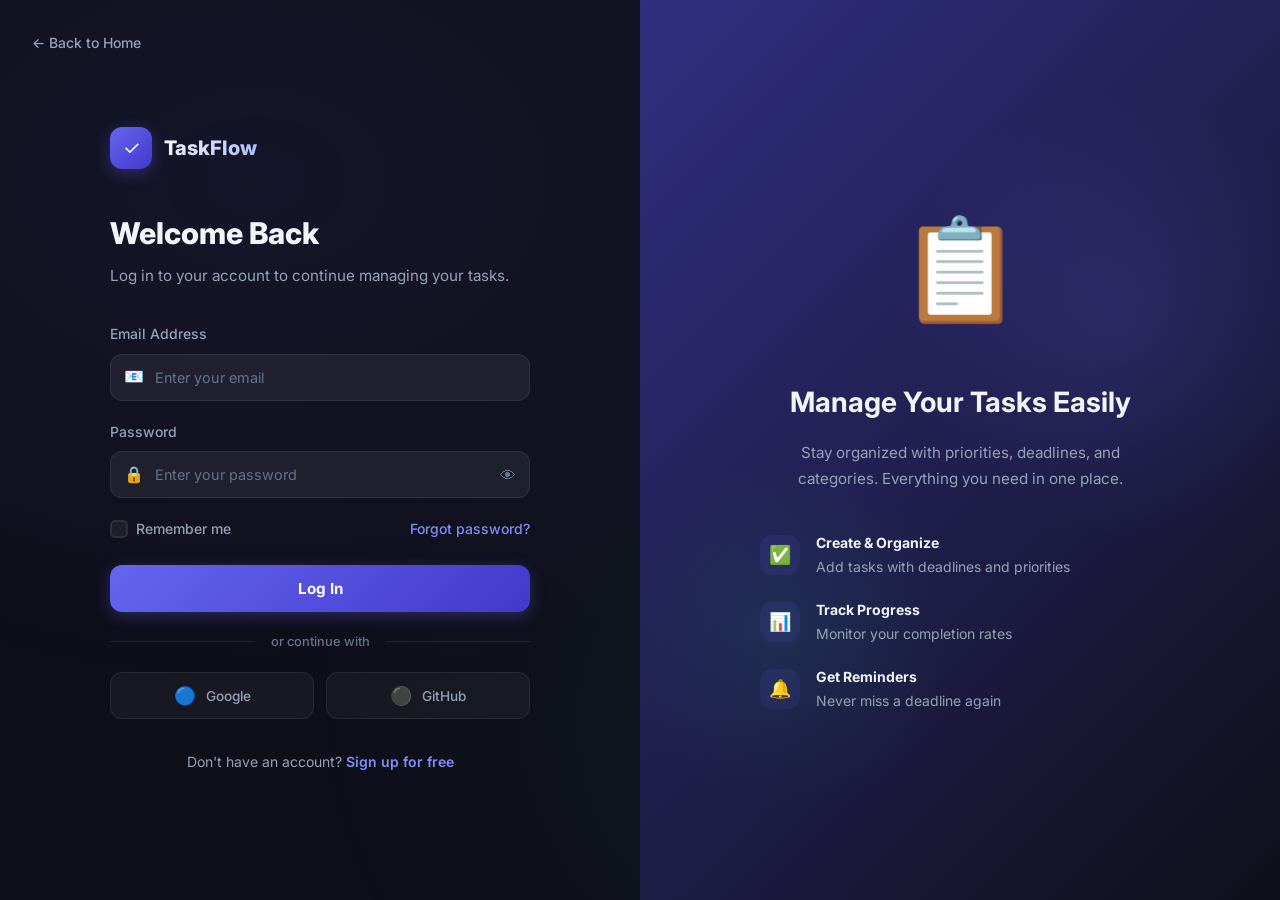
<file: login.html>
<!DOCTYPE html>
<html lang="en">
<head>
  <meta charset="UTF-8">
  <meta name="viewport" content="width=device-width, initial-scale=1.0">
  <meta name="description" content="Log in to your TaskFlow account to manage your tasks, deadlines, and categories.">
  <title>TaskFlow - Log In</title>
  <!-- Shared Common Styles -->
  <link rel="stylesheet" href="css/common.css">
  <!-- Member 2: Auth Pages Styles -->
  <link rel="stylesheet" href="css/auth.css">
</head>
<body>

  <div class="auth-page">

    <!-- Back Link -->
    <a href="index.html" class="auth-back-link">← Back to Home</a>

    <!-- ===== LEFT: Login Form ===== -->
    <div class="auth-left">
      <div class="auth-form-container">

        <div class="auth-brand">
          <div class="brand-icon">✓</div>
          <h1>TaskFlow</h1>
        </div>

        <h2>Welcome Back</h2>
        <p class="auth-subtitle">Log in to your account to continue managing your tasks.</p>

        <form class="auth-form" id="login-form" action="dashboard.html" method="get">
          <!-- Email -->
          <div class="form-group">
            <label class="form-label" for="login-email">Email Address</label>
            <div class="input-wrapper">
              <span class="input-icon">📧</span>
              <input type="email" class="form-input" id="login-email" name="email" placeholder="Enter your email" required>
            </div>
          </div>

          <!-- Password -->
          <div class="form-group">
            <label class="form-label" for="login-password">Password</label>
            <div class="input-wrapper">
              <span class="input-icon">🔒</span>
              <input type="password" class="form-input" id="login-password" name="password" placeholder="Enter your password" required>
              <button type="button" class="password-toggle" title="Show password">👁</button>
            </div>
          </div>

          <!-- Remember + Forgot -->
          <div class="auth-extras">
            <label>
              <input type="checkbox" class="custom-checkbox" id="remember-me" name="remember">
              Remember me
            </label>
            <a href="#" class="forgot-link">Forgot password?</a>
          </div>

          <!-- Submit -->
          <button type="submit" class="btn btn-primary auth-submit">Log In</button>

          <!-- Divider -->
          <div class="auth-divider">or continue with</div>

          <!-- Social Buttons -->
          <div class="social-buttons">
            <button type="button" class="social-btn">
              <span class="social-icon">🔵</span>
              Google
            </button>
            <button type="button" class="social-btn">
              <span class="social-icon">⚫</span>
              GitHub
            </button>
          </div>
        </form>

        <div class="auth-footer">
          Don't have an account? <a href="register.html">Sign up for free</a>
        </div>

      </div>
    </div>

    <!-- ===== RIGHT: Illustration Panel ===== -->
    <div class="auth-right">
      <div class="auth-right-content">
        <div class="auth-illustration">📋</div>
        <h3>Manage Your Tasks Easily</h3>
        <p>Stay organized with priorities, deadlines, and categories. Everything you need in one place.</p>

        <div class="auth-features">
          <div class="auth-feature-item">
            <div class="auth-feature-icon">✅</div>
            <div class="auth-feature-text">
              <strong>Create &amp; Organize</strong>
              Add tasks with deadlines and priorities
            </div>
          </div>
          <div class="auth-feature-item">
            <div class="auth-feature-icon">📊</div>
            <div class="auth-feature-text">
              <strong>Track Progress</strong>
              Monitor your completion rates
            </div>
          </div>
          <div class="auth-feature-item">
            <div class="auth-feature-icon">🔔</div>
            <div class="auth-feature-text">
              <strong>Get Reminders</strong>
              Never miss a deadline again
            </div>
          </div>
        </div>
      </div>
    </div>

  </div>

</body>
</html>
</file>
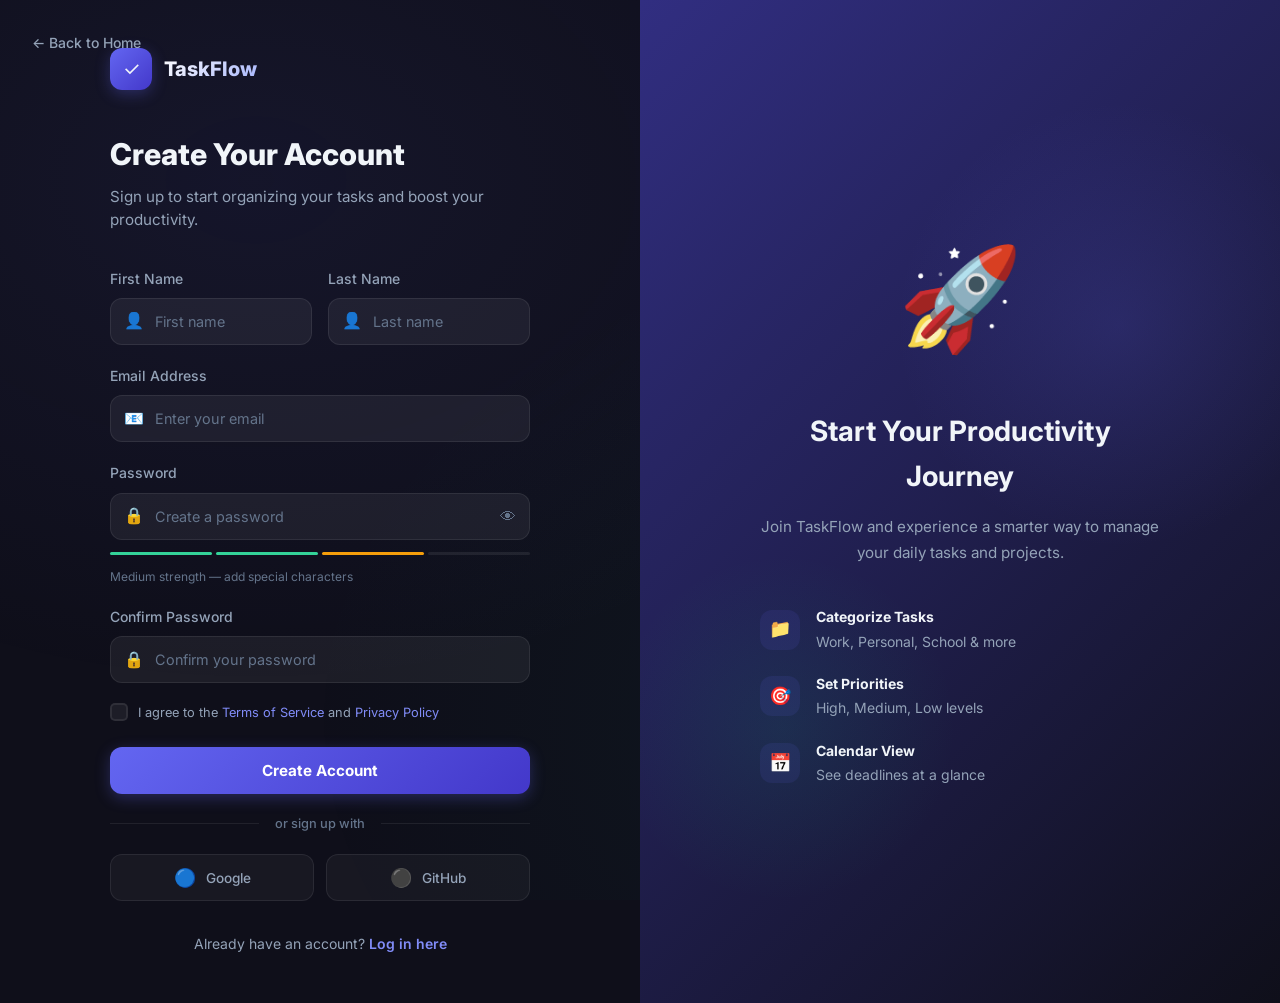
<file: register.html>
<!DOCTYPE html>
<html lang="en">
<head>
  <meta charset="UTF-8">
  <meta name="viewport" content="width=device-width, initial-scale=1.0">
  <meta name="description" content="Create your TaskFlow account to start organizing tasks, setting priorities, and managing deadlines.">
  <title>TaskFlow - Create Account</title>
  <!-- Shared Common Styles -->
  <link rel="stylesheet" href="css/common.css">
  <!-- Member 2: Auth Pages Styles -->
  <link rel="stylesheet" href="css/auth.css">
</head>
<body>

  <div class="auth-page">

    <!-- Back Link -->
    <a href="index.html" class="auth-back-link">← Back to Home</a>

    <!-- ===== LEFT: Registration Form ===== -->
    <div class="auth-left">
      <div class="auth-form-container">

        <div class="auth-brand">
          <div class="brand-icon">✓</div>
          <h1>TaskFlow</h1>
        </div>

        <h2>Create Your Account</h2>
        <p class="auth-subtitle">Sign up to start organizing your tasks and boost your productivity.</p>

        <form class="auth-form" id="register-form" action="dashboard.html" method="get">

          <!-- First & Last Name -->
          <div class="form-row">
            <div class="form-group">
              <label class="form-label" for="reg-firstname">First Name</label>
              <div class="input-wrapper">
                <span class="input-icon">👤</span>
                <input type="text" class="form-input" id="reg-firstname" name="firstname" placeholder="First name" required>
              </div>
            </div>
            <div class="form-group">
              <label class="form-label" for="reg-lastname">Last Name</label>
              <div class="input-wrapper">
                <span class="input-icon">👤</span>
                <input type="text" class="form-input" id="reg-lastname" name="lastname" placeholder="Last name" required>
              </div>
            </div>
          </div>

          <!-- Email -->
          <div class="form-group">
            <label class="form-label" for="reg-email">Email Address</label>
            <div class="input-wrapper">
              <span class="input-icon">📧</span>
              <input type="email" class="form-input" id="reg-email" name="email" placeholder="Enter your email" required>
            </div>
          </div>

          <!-- Password -->
          <div class="form-group">
            <label class="form-label" for="reg-password">Password</label>
            <div class="input-wrapper">
              <span class="input-icon">🔒</span>
              <input type="password" class="form-input" id="reg-password" name="password" placeholder="Create a password" required minlength="8">
              <button type="button" class="password-toggle" title="Show password">👁</button>
            </div>
            <!-- Password Strength -->
            <div class="password-strength">
              <div class="strength-bar active strong"></div>
              <div class="strength-bar active strong"></div>
              <div class="strength-bar active medium"></div>
              <div class="strength-bar"></div>
            </div>
            <span class="strength-text">Medium strength — add special characters</span>
          </div>

          <!-- Confirm Password -->
          <div class="form-group">
            <label class="form-label" for="reg-confirm">Confirm Password</label>
            <div class="input-wrapper">
              <span class="input-icon">🔒</span>
              <input type="password" class="form-input" id="reg-confirm" name="confirm_password" placeholder="Confirm your password" required>
            </div>
          </div>

          <!-- Terms -->
          <div class="terms-check">
            <input type="checkbox" class="custom-checkbox" id="terms" name="terms" required>
            <label for="terms">
              I agree to the <a href="#">Terms of Service</a> and <a href="#">Privacy Policy</a>
            </label>
          </div>

          <!-- Submit -->
          <button type="submit" class="btn btn-primary auth-submit">Create Account</button>

          <!-- Divider -->
          <div class="auth-divider">or sign up with</div>

          <!-- Social -->
          <div class="social-buttons">
            <button type="button" class="social-btn">
              <span class="social-icon">🔵</span>
              Google
            </button>
            <button type="button" class="social-btn">
              <span class="social-icon">⚫</span>
              GitHub
            </button>
          </div>
        </form>

        <div class="auth-footer">
          Already have an account? <a href="login.html">Log in here</a>
        </div>

      </div>
    </div>

    <!-- ===== RIGHT: Illustration Panel ===== -->
    <div class="auth-right">
      <div class="auth-right-content">
        <div class="auth-illustration">🚀</div>
        <h3>Start Your Productivity Journey</h3>
        <p>Join TaskFlow and experience a smarter way to manage your daily tasks and projects.</p>

        <div class="auth-features">
          <div class="auth-feature-item">
            <div class="auth-feature-icon">📁</div>
            <div class="auth-feature-text">
              <strong>Categorize Tasks</strong>
              Work, Personal, School &amp; more
            </div>
          </div>
          <div class="auth-feature-item">
            <div class="auth-feature-icon">🎯</div>
            <div class="auth-feature-text">
              <strong>Set Priorities</strong>
              High, Medium, Low levels
            </div>
          </div>
          <div class="auth-feature-item">
            <div class="auth-feature-icon">📅</div>
            <div class="auth-feature-text">
              <strong>Calendar View</strong>
              See deadlines at a glance
            </div>
          </div>
        </div>
      </div>
    </div>

  </div>

</body>
</html>
</file>
<file: css/common.css>
/* ============================================
   TO-DO LIST APP - SHARED COMMON STYLES
   Agreed upon by all team members as the
   shared design system & reset
   ============================================ */

/* Google Fonts */
@import url('https://fonts.googleapis.com/css2?family=Inter:wght@300;400;500;600;700;800;900&display=swap');

/* ---- CSS Custom Properties (Design Tokens) ---- */
:root {
  /* Primary Palette */
  --primary-50: #eef2ff;
  --primary-100: #e0e7ff;
  --primary-200: #c7d2fe;
  --primary-300: #a5b4fc;
  --primary-400: #818cf8;
  --primary-500: #6366f1;
  --primary-600: #4f46e5;
  --primary-700: #4338ca;
  --primary-800: #3730a3;
  --primary-900: #312e81;

  /* Accent */
  --accent-400: #34d399;
  --accent-500: #10b981;
  --accent-600: #059669;

  /* Priority Colors */
  --high-priority: #f43f5e;
  --medium-priority: #f59e0b;
  --low-priority: #22d3ee;

  /* Neutrals (Dark Theme) */
  --bg-primary: #0f0f1a;
  --bg-secondary: #161625;
  --bg-card: rgba(30, 30, 50, 0.6);
  --bg-card-hover: rgba(40, 40, 65, 0.7);
  --bg-glass: rgba(255, 255, 255, 0.04);
  --bg-glass-hover: rgba(255, 255, 255, 0.08);
  --bg-input: rgba(255, 255, 255, 0.06);

  --text-primary: #f1f5f9;
  --text-secondary: #94a3b8;
  --text-muted: #64748b;

  --border-color: rgba(255, 255, 255, 0.08);
  --border-focus: var(--primary-400);

  /* Shadows */
  --shadow-sm: 0 1px 2px rgba(0, 0, 0, 0.3);
  --shadow-md: 0 4px 12px rgba(0, 0, 0, 0.4);
  --shadow-lg: 0 8px 32px rgba(0, 0, 0, 0.5);
  --shadow-glow: 0 0 20px rgba(99, 102, 241, 0.15);

  /* Radii */
  --radius-sm: 8px;
  --radius-md: 12px;
  --radius-lg: 16px;
  --radius-xl: 24px;
  --radius-full: 9999px;

  /* Transitions */
  --transition-fast: 150ms cubic-bezier(0.4, 0, 0.2, 1);
  --transition-base: 250ms cubic-bezier(0.4, 0, 0.2, 1);
  --transition-slow: 400ms cubic-bezier(0.4, 0, 0.2, 1);

  /* Typography */
  --font-family: 'Inter', -apple-system, BlinkMacSystemFont, sans-serif;

  /* Sidebar */
  --sidebar-width: 270px;
}

/* ---- Reset ---- */
*, *::before, *::after {
  margin: 0;
  padding: 0;
  box-sizing: border-box;
}

html { scroll-behavior: smooth; font-size: 16px; }

body {
  font-family: var(--font-family);
  background: var(--bg-primary);
  color: var(--text-primary);
  line-height: 1.6;
  min-height: 100vh;
  overflow-x: hidden;
  -webkit-font-smoothing: antialiased;
}

/* Subtle animated BG */
body::before {
  content: '';
  position: fixed;
  inset: 0;
  background:
    radial-gradient(ellipse at 20% 20%, rgba(99,102,241,0.08) 0%, transparent 50%),
    radial-gradient(ellipse at 80% 80%, rgba(16,185,129,0.06) 0%, transparent 50%);
  pointer-events: none;
  z-index: 0;
}

a { color: var(--primary-400); text-decoration: none; transition: color var(--transition-fast); }
a:hover { color: var(--primary-300); }
img { max-width: 100%; display: block; }
ul, ol { list-style: none; }
input, textarea, select, button { font-family: inherit; font-size: inherit; outline: none; border: none; }

/* ---- Shared Button System ---- */
.btn {
  display: inline-flex;
  align-items: center;
  justify-content: center;
  gap: 8px;
  padding: 12px 24px;
  border-radius: var(--radius-md);
  font-weight: 600;
  font-size: 0.875rem;
  cursor: pointer;
  transition: all var(--transition-base);
  border: none;
  position: relative;
  overflow: hidden;
  text-decoration: none;
}
.btn:active { transform: scale(0.97); }

.btn-primary {
  background: linear-gradient(135deg, var(--primary-500), var(--primary-700));
  color: #fff;
  box-shadow: 0 4px 15px rgba(99,102,241,0.3);
}
.btn-primary:hover { box-shadow: 0 6px 25px rgba(99,102,241,0.45); transform: translateY(-1px); }

.btn-secondary {
  background: var(--bg-glass);
  color: var(--text-primary);
  border: 1px solid var(--border-color);
}
.btn-secondary:hover { background: var(--bg-glass-hover); }

.btn-danger {
  background: linear-gradient(135deg, #f43f5e, #e11d48);
  color: #fff;
  box-shadow: 0 4px 15px rgba(244,63,94,0.3);
}
.btn-danger:hover { box-shadow: 0 6px 25px rgba(244,63,94,0.45); transform: translateY(-1px); }

.btn-success {
  background: linear-gradient(135deg, var(--accent-500), var(--accent-600));
  color: #fff;
  box-shadow: 0 4px 15px rgba(16,185,129,0.3);
}
.btn-success:hover { box-shadow: 0 6px 25px rgba(16,185,129,0.45); transform: translateY(-1px); }

.btn-ghost { background: transparent; color: var(--text-secondary); padding: 8px 16px; }
.btn-ghost:hover { background: var(--bg-glass); color: var(--text-primary); }

.btn-sm { padding: 8px 16px; font-size: 0.75rem; }
.btn-lg { padding: 16px 32px; font-size: 1rem; border-radius: var(--radius-lg); }
.btn-icon { width: 40px; height: 40px; padding: 0; border-radius: var(--radius-sm); }

/* ---- Shared Form Inputs ---- */
.form-group { display: flex; flex-direction: column; gap: 8px; }
.form-label { font-size: 0.875rem; font-weight: 500; color: var(--text-secondary); }

.form-input, .form-select, .form-textarea {
  padding: 12px 16px;
  background: var(--bg-input);
  border: 1px solid var(--border-color);
  border-radius: var(--radius-md);
  color: var(--text-primary);
  font-size: 0.875rem;
  transition: all var(--transition-fast);
}
.form-input:focus, .form-select:focus, .form-textarea:focus {
  border-color: var(--border-focus);
  box-shadow: 0 0 0 3px rgba(99,102,241,0.15);
  background: rgba(255,255,255,0.08);
}
.form-input::placeholder { color: var(--text-muted); }
.form-textarea { resize: vertical; min-height: 100px; }

.form-select {
  appearance: none;
  background-image: url("data:image/svg+xml,%3Csvg xmlns='http://www.w3.org/2000/svg' width='12' height='12' viewBox='0 0 12 12'%3E%3Cpath fill='%2394a3b8' d='M6 8.825L1.175 4 2.238 2.938 6 6.7 9.763 2.937 10.825 4z'/%3E%3C/svg%3E");
  background-repeat: no-repeat;
  background-position: right 16px center;
  padding-right: 40px;
  cursor: pointer;
}
.form-select option { background: var(--bg-secondary); color: var(--text-primary); }

/* ---- Glass Card ---- */
.glass-card {
  background: var(--bg-card);
  backdrop-filter: blur(20px);
  border: 1px solid var(--border-color);
  border-radius: var(--radius-lg);
  transition: all var(--transition-base);
}
.glass-card:hover {
  background: var(--bg-card-hover);
  border-color: rgba(255,255,255,0.12);
  box-shadow: var(--shadow-glow);
}

/* ---- Badges ---- */
.badge {
  display: inline-flex; align-items: center; gap: 4px;
  padding: 4px 12px; border-radius: var(--radius-full);
  font-size: 0.75rem; font-weight: 600; text-transform: uppercase; letter-spacing: 0.5px;
}
.badge-high { background: rgba(244,63,94,0.15); color: #fb7185; border: 1px solid rgba(244,63,94,0.25); }
.badge-medium { background: rgba(245,158,11,0.15); color: #fbbf24; border: 1px solid rgba(245,158,11,0.25); }
.badge-low { background: rgba(34,211,238,0.15); color: #67e8f9; border: 1px solid rgba(34,211,238,0.25); }
.badge-work { background: rgba(139,92,246,0.15); color: #a78bfa; border: 1px solid rgba(139,92,246,0.25); }
.badge-personal { background: rgba(16,185,129,0.15); color: #34d399; border: 1px solid rgba(16,185,129,0.25); }
.badge-school { background: rgba(59,130,246,0.15); color: #60a5fa; border: 1px solid rgba(59,130,246,0.25); }

/* ---- Priority Dots ---- */
.priority-dot { width: 8px; height: 8px; border-radius: 50%; flex-shrink: 0; }
.priority-dot.high { background: var(--high-priority); box-shadow: 0 0 8px rgba(244,63,94,0.4); }
.priority-dot.medium { background: var(--medium-priority); box-shadow: 0 0 8px rgba(245,158,11,0.4); }
.priority-dot.low { background: var(--low-priority); box-shadow: 0 0 8px rgba(34,211,238,0.4); }

/* ---- Animations ---- */
@keyframes fadeInUp { from { opacity:0; transform:translateY(20px); } to { opacity:1; transform:translateY(0); } }
@keyframes fadeIn { from { opacity:0; } to { opacity:1; } }
@keyframes scaleIn { from { opacity:0; transform:scale(0.95); } to { opacity:1; transform:scale(1); } }
@keyframes slideUp { from { opacity:0; transform:translateY(10px); } to { opacity:1; transform:translateY(0); } }
@keyframes pulse { 0%,100% { transform:scale(1); opacity:1; } 50% { transform:scale(1.3); opacity:0.7; } }
@keyframes float { 0%,100% { transform:translateY(0); } 50% { transform:translateY(-15px); } }

/* ---- Scrollbar ---- */
::-webkit-scrollbar { width: 6px; height: 6px; }
::-webkit-scrollbar-track { background: transparent; }
::-webkit-scrollbar-thumb { background: rgba(255,255,255,0.1); border-radius: 3px; }
::-webkit-scrollbar-thumb:hover { background: rgba(255,255,255,0.2); }

/* ---- Toast ---- */
.toast {
  position: fixed; bottom: 24px; right: 24px;
  background: var(--bg-secondary); border: 1px solid var(--border-color);
  border-radius: var(--radius-md); padding: 16px 24px;
  display: flex; align-items: center; gap: 16px;
  box-shadow: var(--shadow-lg); z-index: 2000;
  transform: translateY(100px); opacity: 0;
  transition: all var(--transition-base);
}
.toast.show { transform: translateY(0); opacity: 1; }
</file>
<file: css/landing.css>
/* ============================================
   MEMBER 1 - Landing Page Styles
   File: css/landing.css
   Page: index.html
   ============================================ */

/* ---- Navbar ---- */
.landing-nav {
  position: fixed;
  top: 0;
  left: 0;
  right: 0;
  z-index: 100;
  padding: 20px 48px;
  display: flex;
  align-items: center;
  justify-content: space-between;
  background: rgba(15, 15, 26, 0.8);
  backdrop-filter: blur(20px);
  border-bottom: 1px solid var(--border-color);
  transition: all var(--transition-base);
}

.landing-nav .nav-brand {
  display: flex;
  align-items: center;
  gap: 12px;
}

.landing-nav .nav-brand .brand-icon {
  width: 40px;
  height: 40px;
  background: linear-gradient(135deg, var(--primary-500), var(--primary-700));
  border-radius: var(--radius-md);
  display: flex;
  align-items: center;
  justify-content: center;
  font-size: 20px;
  box-shadow: 0 4px 15px rgba(99, 102, 241, 0.3);
}

.landing-nav .nav-brand h1 {
  font-size: 1.25rem;
  font-weight: 800;
  background: linear-gradient(135deg, #fff, var(--primary-300));
  -webkit-background-clip: text;
  -webkit-text-fill-color: transparent;
  background-clip: text;
}

.landing-nav .nav-links {
  display: flex;
  align-items: center;
  gap: 32px;
}

.landing-nav .nav-links a {
  color: var(--text-secondary);
  font-size: 0.9rem;
  font-weight: 500;
  transition: color var(--transition-fast);
  position: relative;
}

.landing-nav .nav-links a:hover {
  color: var(--text-primary);
}

.landing-nav .nav-links a::after {
  content: '';
  position: absolute;
  bottom: -4px;
  left: 0;
  width: 0;
  height: 2px;
  background: var(--primary-400);
  transition: width var(--transition-base);
  border-radius: 2px;
}

.landing-nav .nav-links a:hover::after {
  width: 100%;
}

.landing-nav .nav-actions {
  display: flex;
  align-items: center;
  gap: 12px;
}

/* ---- Hero Section ---- */
.hero-section {
  min-height: 100vh;
  display: flex;
  align-items: center;
  justify-content: center;
  padding: 120px 48px 80px;
  position: relative;
  z-index: 1;
  overflow: hidden;
}

.hero-section::before {
  content: '';
  position: absolute;
  width: 600px;
  height: 600px;
  background: radial-gradient(circle, rgba(99, 102, 241, 0.12), transparent 70%);
  top: 5%;
  right: 10%;
  animation: float 8s ease-in-out infinite;
  pointer-events: none;
}

.hero-section::after {
  content: '';
  position: absolute;
  width: 400px;
  height: 400px;
  background: radial-gradient(circle, rgba(16, 185, 129, 0.08), transparent 70%);
  bottom: 10%;
  left: 5%;
  animation: float 10s ease-in-out infinite reverse;
  pointer-events: none;
}

.hero-content {
  max-width: 1200px;
  margin: 0 auto;
  display: grid;
  grid-template-columns: 1fr 1fr;
  gap: 64px;
  align-items: center;
}

.hero-text {
  animation: fadeInUp 0.8s ease-out;
}

.hero-badge {
  display: inline-flex;
  align-items: center;
  gap: 8px;
  padding: 6px 16px;
  background: rgba(99, 102, 241, 0.1);
  border: 1px solid rgba(99, 102, 241, 0.2);
  border-radius: var(--radius-full);
  font-size: 0.8rem;
  font-weight: 600;
  color: var(--primary-300);
  margin-bottom: 24px;
}

.hero-badge .badge-dot {
  width: 6px;
  height: 6px;
  background: var(--accent-400);
  border-radius: 50%;
  animation: pulse 2s infinite;
}

.hero-text h2 {
  font-size: 3.5rem;
  font-weight: 900;
  line-height: 1.1;
  margin-bottom: 24px;
  letter-spacing: -0.02em;
}

.hero-text h2 .gradient-text {
  background: linear-gradient(135deg, var(--primary-400), var(--accent-400));
  -webkit-background-clip: text;
  -webkit-text-fill-color: transparent;
  background-clip: text;
}

.hero-text p {
  font-size: 1.1rem;
  color: var(--text-secondary);
  line-height: 1.7;
  margin-bottom: 40px;
  max-width: 480px;
}

.hero-buttons {
  display: flex;
  gap: 16px;
  align-items: center;
}

.hero-visual {
  position: relative;
  animation: fadeInUp 0.8s ease-out 0.2s both;
}

.hero-mockup {
  background: var(--bg-card);
  border: 1px solid var(--border-color);
  border-radius: var(--radius-xl);
  padding: 24px;
  box-shadow: var(--shadow-lg);
  position: relative;
}

.hero-mockup::before {
  content: '';
  position: absolute;
  inset: -1px;
  border-radius: var(--radius-xl);
  background: linear-gradient(135deg, rgba(99,102,241,0.2), transparent, rgba(16,185,129,0.2));
  z-index: -1;
  padding: 1px;
}

.mockup-header {
  display: flex;
  align-items: center;
  gap: 8px;
  margin-bottom: 20px;
  padding-bottom: 16px;
  border-bottom: 1px solid var(--border-color);
}

.mockup-dot {
  width: 10px;
  height: 10px;
  border-radius: 50%;
}

.mockup-dot.red { background: #f43f5e; }
.mockup-dot.yellow { background: #fbbf24; }
.mockup-dot.green { background: #34d399; }

.mockup-task {
  display: flex;
  align-items: center;
  gap: 12px;
  padding: 14px 16px;
  border-radius: var(--radius-md);
  margin-bottom: 8px;
  background: var(--bg-glass);
  border: 1px solid var(--border-color);
  transition: all var(--transition-fast);
}

.mockup-task:hover {
  background: var(--bg-glass-hover);
  transform: translateX(4px);
}

.mockup-checkbox {
  width: 18px;
  height: 18px;
  border-radius: 5px;
  border: 2px solid var(--border-color);
  flex-shrink: 0;
}

.mockup-checkbox.done {
  background: var(--primary-500);
  border-color: var(--primary-500);
  position: relative;
}

.mockup-checkbox.done::after {
  content: '✓';
  color: white;
  font-size: 10px;
  position: absolute;
  top: 50%;
  left: 50%;
  transform: translate(-50%, -50%);
}

.mockup-task-text {
  flex: 1;
  font-size: 0.85rem;
  font-weight: 500;
}

.mockup-task.completed .mockup-task-text {
  text-decoration: line-through;
  color: var(--text-muted);
}

.floating-badge {
  position: absolute;
  background: var(--bg-secondary);
  border: 1px solid var(--border-color);
  border-radius: var(--radius-md);
  padding: 12px 16px;
  display: flex;
  align-items: center;
  gap: 10px;
  box-shadow: var(--shadow-lg);
  font-size: 0.8rem;
  animation: float 5s ease-in-out infinite;
}

.floating-badge.badge-top {
  top: -20px;
  right: -30px;
}

.floating-badge.badge-bottom {
  bottom: -15px;
  left: -25px;
  animation-delay: 2s;
}

.floating-badge .fb-icon {
  width: 32px;
  height: 32px;
  border-radius: var(--radius-sm);
  display: flex;
  align-items: center;
  justify-content: center;
  font-size: 16px;
}

.floating-badge .fb-icon.green { background: rgba(16,185,129,0.15); color: var(--accent-400); }
.floating-badge .fb-icon.purple { background: rgba(99,102,241,0.15); color: var(--primary-400); }

/* ---- Features Section ---- */
.features-section {
  padding: 100px 48px;
  position: relative;
  z-index: 1;
}

.section-title {
  text-align: center;
  margin-bottom: 64px;
  animation: fadeInUp 0.6s ease-out;
}

.section-title h3 {
  font-size: 2.2rem;
  font-weight: 800;
  margin-bottom: 12px;
}

.section-title p {
  color: var(--text-secondary);
  font-size: 1.05rem;
  max-width: 550px;
  margin: 0 auto;
}

.features-grid {
  max-width: 1100px;
  margin: 0 auto;
  display: grid;
  grid-template-columns: repeat(3, 1fr);
  gap: 24px;
}

.feature-card {
  padding: 32px;
  text-align: center;
  cursor: default;
}

.feature-card .feature-icon {
  width: 60px;
  height: 60px;
  border-radius: var(--radius-lg);
  display: flex;
  align-items: center;
  justify-content: center;
  font-size: 26px;
  margin: 0 auto 20px;
}

.feature-card .feature-icon.purple { background: rgba(99,102,241,0.12); color: var(--primary-400); }
.feature-card .feature-icon.green { background: rgba(16,185,129,0.12); color: var(--accent-400); }
.feature-card .feature-icon.yellow { background: rgba(245,158,11,0.12); color: #fbbf24; }
.feature-card .feature-icon.red { background: rgba(244,63,94,0.12); color: #fb7185; }
.feature-card .feature-icon.blue { background: rgba(59,130,246,0.12); color: #60a5fa; }
.feature-card .feature-icon.cyan { background: rgba(34,211,238,0.12); color: #67e8f9; }

.feature-card h4 {
  font-size: 1.1rem;
  font-weight: 700;
  margin-bottom: 10px;
}

.feature-card p {
  color: var(--text-secondary);
  font-size: 0.875rem;
  line-height: 1.6;
}

/* ---- How It Works Section ---- */
.how-section {
  padding: 100px 48px;
  position: relative;
  z-index: 1;
}

.steps-container {
  max-width: 900px;
  margin: 0 auto;
  display: flex;
  flex-direction: column;
  gap: 0;
  position: relative;
}

.steps-container::before {
  content: '';
  position: absolute;
  left: 30px;
  top: 0;
  bottom: 0;
  width: 2px;
  background: linear-gradient(to bottom, var(--primary-500), var(--accent-500));
  opacity: 0.3;
}

.step-item {
  display: flex;
  align-items: flex-start;
  gap: 32px;
  padding: 32px 0;
}

.step-number {
  width: 60px;
  height: 60px;
  border-radius: 50%;
  background: linear-gradient(135deg, var(--primary-500), var(--primary-700));
  display: flex;
  align-items: center;
  justify-content: center;
  font-size: 1.25rem;
  font-weight: 800;
  color: #fff;
  flex-shrink: 0;
  box-shadow: 0 4px 20px rgba(99,102,241,0.3);
  position: relative;
  z-index: 1;
}

.step-content h4 {
  font-size: 1.2rem;
  font-weight: 700;
  margin-bottom: 8px;
}

.step-content p {
  color: var(--text-secondary);
  font-size: 0.9rem;
  line-height: 1.7;
}

/* ---- CTA Section ---- */
.cta-section {
  padding: 100px 48px;
  position: relative;
  z-index: 1;
}

.cta-card {
  max-width: 900px;
  margin: 0 auto;
  padding: 64px;
  text-align: center;
  background: linear-gradient(135deg, rgba(99,102,241,0.1), rgba(16,185,129,0.05));
  border: 1px solid rgba(99,102,241,0.2);
  border-radius: var(--radius-xl);
  position: relative;
  overflow: hidden;
}

.cta-card::before {
  content: '';
  position: absolute;
  width: 300px;
  height: 300px;
  background: radial-gradient(circle, rgba(99,102,241,0.08), transparent);
  top: -50px;
  right: -50px;
  pointer-events: none;
}

.cta-card h3 {
  font-size: 2rem;
  font-weight: 800;
  margin-bottom: 16px;
}

.cta-card p {
  color: var(--text-secondary);
  font-size: 1.05rem;
  margin-bottom: 32px;
  max-width: 500px;
  margin-left: auto;
  margin-right: auto;
}

.cta-buttons {
  display: flex;
  gap: 16px;
  justify-content: center;
}

/* ---- Footer ---- */
.landing-footer {
  padding: 48px;
  border-top: 1px solid var(--border-color);
  position: relative;
  z-index: 1;
}

.footer-content {
  max-width: 1100px;
  margin: 0 auto;
  display: flex;
  align-items: center;
  justify-content: space-between;
}

.footer-brand {
  display: flex;
  align-items: center;
  gap: 10px;
}

.footer-brand .brand-icon {
  width: 32px;
  height: 32px;
  background: linear-gradient(135deg, var(--primary-500), var(--primary-700));
  border-radius: var(--radius-sm);
  display: flex;
  align-items: center;
  justify-content: center;
  font-size: 14px;
}

.footer-brand span {
  font-weight: 700;
  font-size: 0.95rem;
}

.footer-links {
  display: flex;
  gap: 24px;
}

.footer-links a {
  color: var(--text-muted);
  font-size: 0.85rem;
  transition: color var(--transition-fast);
}

.footer-links a:hover {
  color: var(--text-primary);
}

.footer-copy {
  color: var(--text-muted);
  font-size: 0.8rem;
}

/* ---- Responsive ---- */
@media (max-width: 1024px) {
  .hero-content {
    grid-template-columns: 1fr;
    gap: 48px;
    text-align: center;
  }
  .hero-text p { margin-left: auto; margin-right: auto; }
  .hero-buttons { justify-content: center; }
  .hero-text h2 { font-size: 2.8rem; }
  .features-grid { grid-template-columns: repeat(2, 1fr); }
}

@media (max-width: 768px) {
  .landing-nav { padding: 16px 24px; }
  .landing-nav .nav-links { display: none; }
  .hero-section { padding: 100px 24px 60px; }
  .hero-text h2 { font-size: 2.2rem; }
  .features-section, .how-section, .cta-section { padding: 60px 24px; }
  .features-grid { grid-template-columns: 1fr; }
  .cta-card { padding: 40px 24px; }
  .hero-buttons { flex-direction: column; width: 100%; }
  .hero-buttons .btn { width: 100%; }
  .footer-content { flex-direction: column; gap: 24px; text-align: center; }
  .floating-badge { display: none; }
}
</file>
<file: css/tasks.css>
/* ============================================
   MEMBER 4 - Task Management Styles
   File: css/tasks.css
   Pages: add-task.html, categories.html
   ============================================ */

/* ---- Reuse sidebar/layout from dashboard ---- */
/* Member 4 imports common sidebar structure */

.app-layout {
  display: flex;
  min-height: 100vh;
  position: relative;
  z-index: 1;
}

.sidebar {
  width: var(--sidebar-width);
  background: rgba(15, 15, 30, 0.95);
  backdrop-filter: blur(20px);
  border-right: 1px solid var(--border-color);
  padding: 24px;
  display: flex;
  flex-direction: column;
  position: fixed;
  top: 0; left: 0;
  height: 100vh;
  z-index: 100;
}

.sidebar-brand {
  display: flex; align-items: center; gap: 12px;
  padding: 12px 0 20px; margin-bottom: 28px;
  border-bottom: 1px solid var(--border-color);
}

.sidebar-brand .brand-icon {
  width: 40px; height: 40px;
  background: linear-gradient(135deg, var(--primary-500), var(--primary-700));
  border-radius: var(--radius-md);
  display: flex; align-items: center; justify-content: center;
  font-size: 18px;
  box-shadow: 0 4px 15px rgba(99,102,241,0.3);
}

.sidebar-brand h1 {
  font-size: 1.15rem; font-weight: 800;
  background: linear-gradient(135deg, #fff, var(--primary-300));
  -webkit-background-clip: text; -webkit-text-fill-color: transparent; background-clip: text;
}

.sidebar-nav { flex: 1; display: flex; flex-direction: column; gap: 4px; }

.nav-section-title {
  font-size: 0.7rem; font-weight: 700; color: var(--text-muted);
  text-transform: uppercase; letter-spacing: 1.2px; padding: 16px 8px 8px;
}

.nav-link {
  display: flex; align-items: center; gap: 12px; padding: 10px 14px;
  border-radius: var(--radius-md); color: var(--text-secondary);
  font-size: 0.875rem; font-weight: 500; transition: all var(--transition-fast);
  position: relative; text-decoration: none;
}

.nav-link:hover { background: var(--bg-glass); color: var(--text-primary); }

.nav-link.active {
  background: linear-gradient(135deg, rgba(99,102,241,0.15), rgba(99,102,241,0.05));
  color: var(--primary-300); border: 1px solid rgba(99,102,241,0.2);
}

.nav-link.active::before {
  content: ''; position: absolute; left: -24px; top: 50%; transform: translateY(-50%);
  width: 3px; height: 20px; background: var(--primary-400); border-radius: 0 4px 4px 0;
}

.nav-link .nav-icon { width: 20px; text-align: center; font-size: 16px; }

.nav-link .nav-badge {
  margin-left: auto; background: rgba(99,102,241,0.2); color: var(--primary-300);
  font-size: 0.7rem; padding: 2px 8px; border-radius: var(--radius-full); font-weight: 600;
}

.sidebar-footer { border-top: 1px solid var(--border-color); padding-top: 16px; margin-top: 16px; }

.sidebar-user {
  display: flex; align-items: center; gap: 12px; padding: 8px;
  border-radius: var(--radius-md); cursor: pointer; transition: background var(--transition-fast);
}
.sidebar-user:hover { background: var(--bg-glass); }

.user-avatar {
  width: 36px; height: 36px; border-radius: var(--radius-full);
  background: linear-gradient(135deg, var(--primary-400), var(--accent-500));
  display: flex; align-items: center; justify-content: center;
  font-weight: 700; font-size: 0.85rem; color: white;
}
.user-info { flex: 1; }
.user-name { font-size: 0.85rem; font-weight: 600; }
.user-email { font-size: 0.7rem; color: var(--text-muted); }

.mobile-menu-btn {
  display: none; width: 42px; height: 42px;
  border-radius: var(--radius-md); background: var(--bg-glass);
  border: 1px solid var(--border-color); color: var(--text-primary);
  align-items: center; justify-content: center; cursor: pointer; font-size: 20px; z-index: 101;
}

.main-content {
  flex: 1; margin-left: var(--sidebar-width); padding: 32px 40px;
  min-height: 100vh; position: relative; z-index: 1;
}

/* ---- Page Header ---- */
.page-header {
  display: flex;
  align-items: center;
  justify-content: space-between;
  margin-bottom: 36px;
}

.page-header h2 {
  font-size: 1.75rem;
  font-weight: 800;
  margin-bottom: 4px;
}

.page-header p {
  color: var(--text-secondary);
  font-size: 0.875rem;
}

/* ---- Add Task Form ---- */
.add-task-container {
  max-width: 720px;
  animation: fadeInUp 0.5s ease-out;
}

.task-form-card {
  padding: 36px;
  margin-bottom: 28px;
}

.task-form-card h3 {
  font-size: 1.15rem;
  font-weight: 700;
  margin-bottom: 28px;
  display: flex;
  align-items: center;
  gap: 10px;
}

.task-form-card h3 .form-section-icon {
  width: 32px;
  height: 32px;
  border-radius: var(--radius-sm);
  background: rgba(99, 102, 241, 0.1);
  display: flex;
  align-items: center;
  justify-content: center;
  font-size: 16px;
  color: var(--primary-400);
}

.task-form {
  display: flex;
  flex-direction: column;
  gap: 24px;
}

.task-form .form-row {
  display: grid;
  grid-template-columns: 1fr 1fr;
  gap: 20px;
}

.task-form .form-row-3 {
  display: grid;
  grid-template-columns: 1fr 1fr 1fr;
  gap: 20px;
}

.task-form .form-group {
  display: flex;
  flex-direction: column;
  gap: 8px;
}

.task-form .form-label {
  font-size: 0.85rem;
  font-weight: 600;
  color: var(--text-secondary);
}

.task-form .form-label .required {
  color: var(--high-priority);
  margin-left: 2px;
}

.task-form .form-input,
.task-form .form-select,
.task-form .form-textarea {
  width: 100%;
}

/* ---- Priority Selector (Visual) ---- */
.priority-selector {
  display: flex;
  gap: 12px;
}

.priority-option {
  flex: 1;
  padding: 14px;
  border-radius: var(--radius-md);
  border: 1px solid var(--border-color);
  background: var(--bg-glass);
  text-align: center;
  cursor: pointer;
  transition: all var(--transition-fast);
  position: relative;
}

.priority-option:hover {
  background: var(--bg-glass-hover);
}

.priority-option.selected.high {
  border-color: rgba(244, 63, 94, 0.4);
  background: rgba(244, 63, 94, 0.08);
}

.priority-option.selected.medium {
  border-color: rgba(245, 158, 11, 0.4);
  background: rgba(245, 158, 11, 0.08);
}

.priority-option.selected.low {
  border-color: rgba(34, 211, 238, 0.4);
  background: rgba(34, 211, 238, 0.08);
}

.priority-option input[type="radio"] {
  display: none;
}

.priority-option .priority-indicator {
  width: 10px;
  height: 10px;
  border-radius: 50%;
  margin: 0 auto 8px;
}

.priority-option .priority-indicator.high { background: var(--high-priority); box-shadow: 0 0 8px rgba(244,63,94,0.4); }
.priority-option .priority-indicator.medium { background: var(--medium-priority); box-shadow: 0 0 8px rgba(245,158,11,0.4); }
.priority-option .priority-indicator.low { background: var(--low-priority); box-shadow: 0 0 8px rgba(34,211,238,0.4); }

.priority-option .priority-label {
  font-size: 0.8rem;
  font-weight: 600;
  color: var(--text-secondary);
}

/* ---- Category Chips Selector ---- */
.category-selector {
  display: flex;
  flex-wrap: wrap;
  gap: 10px;
}

.category-chip {
  padding: 8px 20px;
  border-radius: var(--radius-full);
  font-size: 0.85rem;
  font-weight: 500;
  background: var(--bg-glass);
  border: 1px solid var(--border-color);
  color: var(--text-secondary);
  cursor: pointer;
  transition: all var(--transition-fast);
}

.category-chip:hover {
  background: var(--bg-glass-hover);
  color: var(--text-primary);
}

.category-chip.selected {
  border-color: rgba(99, 102, 241, 0.3);
  color: var(--primary-300);
}

.category-chip.selected.work {
  background: rgba(139, 92, 246, 0.12);
  border-color: rgba(139, 92, 246, 0.3);
  color: #a78bfa;
}

.category-chip.selected.personal {
  background: rgba(16, 185, 129, 0.12);
  border-color: rgba(16, 185, 129, 0.3);
  color: #34d399;
}

.category-chip.selected.school {
  background: rgba(59, 130, 246, 0.12);
  border-color: rgba(59, 130, 246, 0.3);
  color: #60a5fa;
}

/* ---- Reminder Toggle ---- */
.reminder-toggle {
  display: flex;
  align-items: center;
  justify-content: space-between;
  padding: 16px 20px;
  background: var(--bg-glass);
  border: 1px solid var(--border-color);
  border-radius: var(--radius-md);
}

.reminder-toggle .toggle-text {
  display: flex;
  flex-direction: column;
  gap: 2px;
}

.reminder-toggle .toggle-label {
  font-size: 0.875rem;
  font-weight: 600;
}

.reminder-toggle .toggle-desc {
  font-size: 0.75rem;
  color: var(--text-muted);
}

/* Toggle Switch */
.toggle-switch {
  width: 44px;
  height: 24px;
  background: var(--border-color);
  border-radius: var(--radius-full);
  position: relative;
  cursor: pointer;
  transition: background var(--transition-fast);
}

.toggle-switch.active {
  background: var(--primary-500);
}

.toggle-switch::after {
  content: '';
  width: 18px;
  height: 18px;
  background: white;
  border-radius: 50%;
  position: absolute;
  top: 3px;
  left: 3px;
  transition: transform var(--transition-fast);
}

.toggle-switch.active::after {
  transform: translateX(20px);
}

/* ---- Form Actions ---- */
.form-actions {
  display: flex;
  gap: 12px;
  justify-content: flex-end;
  padding-top: 8px;
}

/* ============================================
   CATEGORIES PAGE STYLES
   ============================================ */

/* ---- Categories Grid ---- */
.categories-grid {
  display: grid;
  grid-template-columns: repeat(auto-fill, minmax(280px, 1fr));
  gap: 20px;
  margin-bottom: 36px;
}

.category-card {
  padding: 28px;
  position: relative;
  overflow: hidden;
  animation: fadeInUp 0.5s ease-out both;
}

.category-card:nth-child(1) { animation-delay: 0s; }
.category-card:nth-child(2) { animation-delay: 0.06s; }
.category-card:nth-child(3) { animation-delay: 0.12s; }
.category-card:nth-child(4) { animation-delay: 0.18s; }

.category-card .cat-header {
  display: flex;
  align-items: center;
  justify-content: space-between;
  margin-bottom: 16px;
}

.category-card .cat-icon {
  width: 44px;
  height: 44px;
  border-radius: var(--radius-md);
  display: flex;
  align-items: center;
  justify-content: center;
  font-size: 20px;
}

.cat-icon.work { background: rgba(139,92,246,0.12); color: #a78bfa; }
.cat-icon.personal { background: rgba(16,185,129,0.12); color: #34d399; }
.cat-icon.school { background: rgba(59,130,246,0.12); color: #60a5fa; }
.cat-icon.health { background: rgba(244,63,94,0.12); color: #fb7185; }

.cat-actions {
  display: flex;
  gap: 4px;
  opacity: 0;
  transition: opacity var(--transition-fast);
}

.category-card:hover .cat-actions {
  opacity: 1;
}

.cat-action-btn {
  width: 30px;
  height: 30px;
  border-radius: var(--radius-sm);
  background: var(--bg-glass);
  border: 1px solid var(--border-color);
  color: var(--text-muted);
  display: flex;
  align-items: center;
  justify-content: center;
  cursor: pointer;
  transition: all var(--transition-fast);
  font-size: 12px;
}

.cat-action-btn:hover {
  color: var(--text-primary);
  background: var(--bg-glass-hover);
}

.category-card .cat-name {
  font-size: 1.05rem;
  font-weight: 700;
  margin-bottom: 6px;
}

.category-card .cat-count {
  font-size: 0.8rem;
  color: var(--text-muted);
  margin-bottom: 16px;
}

.category-card .cat-progress {
  height: 5px;
  background: rgba(255,255,255,0.06);
  border-radius: var(--radius-full);
  overflow: hidden;
}

.category-card .cat-progress-fill {
  height: 100%;
  border-radius: var(--radius-full);
  transition: width 0.6s ease-out;
}

.cat-progress-fill.work { background: linear-gradient(90deg, #8b5cf6, #a78bfa); }
.cat-progress-fill.personal { background: linear-gradient(90deg, #10b981, #34d399); }
.cat-progress-fill.school { background: linear-gradient(90deg, #3b82f6, #60a5fa); }
.cat-progress-fill.health { background: linear-gradient(90deg, #f43f5e, #fb7185); }

/* ---- Add Category Button ---- */
.add-category-card {
  padding: 28px;
  display: flex;
  flex-direction: column;
  align-items: center;
  justify-content: center;
  cursor: pointer;
  border: 2px dashed var(--border-color);
  background: transparent;
  min-height: 180px;
  transition: all var(--transition-fast);
}

.add-category-card:hover {
  border-color: var(--primary-400);
  background: rgba(99, 102, 241, 0.04);
}

.add-category-card .add-icon {
  width: 48px;
  height: 48px;
  border-radius: 50%;
  background: var(--bg-glass);
  display: flex;
  align-items: center;
  justify-content: center;
  font-size: 24px;
  color: var(--text-muted);
  margin-bottom: 12px;
  transition: all var(--transition-fast);
}

.add-category-card:hover .add-icon {
  color: var(--primary-400);
  background: rgba(99, 102, 241, 0.1);
}

.add-category-card span {
  font-size: 0.85rem;
  color: var(--text-muted);
  font-weight: 500;
}

/* ---- Tasks by Category Table ---- */
.category-tasks-section {
  margin-top: 12px;
}

.category-tasks-card {
  padding: 28px;
}

.category-tasks-card h3 {
  font-size: 1.15rem;
  font-weight: 700;
  margin-bottom: 20px;
}

.category-task-list {
  display: flex;
  flex-direction: column;
}

.category-task-item {
  display: flex;
  align-items: center;
  gap: 16px;
  padding: 14px 0;
  border-bottom: 1px solid var(--border-color);
}

.category-task-item:last-child {
  border-bottom: none;
}

.category-task-item .ct-checkbox {
  width: 20px;
  height: 20px;
  border-radius: 5px;
  border: 2px solid var(--border-color);
  flex-shrink: 0;
  display: flex;
  align-items: center;
  justify-content: center;
  cursor: pointer;
  transition: all var(--transition-fast);
}

.category-task-item .ct-checkbox:hover {
  border-color: var(--primary-400);
}

.category-task-item .ct-checkbox.checked {
  background: var(--primary-500);
  border-color: var(--primary-500);
}

.category-task-item .ct-checkbox.checked::after {
  content: '✓';
  color: white;
  font-size: 11px;
  font-weight: 700;
}

.category-task-item .ct-body {
  flex: 1;
}

.category-task-item .ct-title {
  font-size: 0.875rem;
  font-weight: 600;
}

.category-task-item .ct-deadline {
  font-size: 0.75rem;
  color: var(--text-muted);
  margin-top: 2px;
}

/* ---- Responsive ---- */
@media (max-width: 768px) {
  .sidebar { transform: translateX(-100%); transition: transform var(--transition-base); }
  .sidebar.open { transform: translateX(0); }
  .mobile-menu-btn { display: flex; }
  .main-content { margin-left: 0; padding: 20px 16px; }
  .page-header { flex-direction: column; align-items: flex-start; gap: 16px; }
  .task-form .form-row,
  .task-form .form-row-3 { grid-template-columns: 1fr; }
  .priority-selector { flex-direction: column; }
  .categories-grid { grid-template-columns: 1fr; }
  .form-actions { flex-direction: column; }
  .form-actions .btn { width: 100%; }
}
</file>
<file: css/admin.css>
.app-layout {
  display: flex;
  min-height: 100vh;
  position: relative;
  z-index: 1;
}

.sidebar {
  width: var(--sidebar-width);
  background: rgba(15, 15, 30, 0.95);
  backdrop-filter: blur(20px);
  border-right: 1px solid var(--border-color);
  padding: 24px;
  display: flex;
  flex-direction: column;
  position: fixed;
  top: 0; left: 0;
  height: 100vh;
  z-index: 100;
}

.sidebar-brand {
  display: flex; align-items: center; gap: 12px;
  padding: 12px 0 20px; margin-bottom: 28px;
  border-bottom: 1px solid var(--border-color);
}

.sidebar-brand .brand-icon {
  width: 40px; height: 40px;
  background: linear-gradient(135deg, var(--primary-500), var(--primary-700));
  border-radius: var(--radius-md);
  display: flex; align-items: center; justify-content: center;
  font-size: 18px;
  box-shadow: 0 4px 15px rgba(99,102,241,0.3);
}

.sidebar-brand h1 {
  font-size: 1.15rem; font-weight: 800;
  background: linear-gradient(135deg, #fff, var(--primary-300));
  -webkit-background-clip: text; -webkit-text-fill-color: transparent; background-clip: text;
}

.sidebar-nav { flex: 1; display: flex; flex-direction: column; gap: 4px; }

.nav-section-title {
  font-size: 0.7rem; font-weight: 700; color: var(--text-muted);
  text-transform: uppercase; letter-spacing: 1.2px; padding: 16px 8px 8px;
}

.nav-link {
  display: flex; align-items: center; gap: 12px; padding: 10px 14px;
  border-radius: var(--radius-md); color: var(--text-secondary);
  font-size: 0.875rem; font-weight: 500; transition: all var(--transition-fast);
  position: relative; text-decoration: none;
}

.nav-link:hover { background: var(--bg-glass); color: var(--text-primary); }

.nav-link.active {
  background: linear-gradient(135deg, rgba(99,102,241,0.15), rgba(99,102,241,0.05));
  color: var(--primary-300); border: 1px solid rgba(99,102,241,0.2);
}

.nav-link.active::before {
  content: ''; position: absolute; left: -24px; top: 50%; transform: translateY(-50%);
  width: 3px; height: 20px; background: var(--primary-400); border-radius: 0 4px 4px 0;
}

.nav-link .nav-icon { width: 20px; text-align: center; font-size: 16px; }

.nav-link .nav-badge {
  margin-left: auto; background: rgba(99,102,241,0.2); color: var(--primary-300);
  font-size: 0.7rem; padding: 2px 8px; border-radius: var(--radius-full); font-weight: 600;
}

.sidebar-footer { border-top: 1px solid var(--border-color); padding-top: 16px; margin-top: 16px; }

.sidebar-user {
  display: flex; align-items: center; gap: 12px; padding: 8px;
  border-radius: var(--radius-md); cursor: pointer; transition: background var(--transition-fast);
}
.sidebar-user:hover { background: var(--bg-glass); }

.user-avatar {
  width: 36px; height: 36px; border-radius: var(--radius-full);
  background: linear-gradient(135deg, var(--primary-400), var(--accent-500));
  display: flex; align-items: center; justify-content: center;
  font-weight: 700; font-size: 0.85rem; color: white;
}
.user-info { flex: 1; }
.user-name { font-size: 0.85rem; font-weight: 600; }
.user-email { font-size: 0.7rem; color: var(--text-muted); }

.mobile-menu-btn {
  display: none; width: 42px; height: 42px;
  border-radius: var(--radius-md); background: var(--bg-glass);
  border: 1px solid var(--border-color); color: var(--text-primary);
  align-items: center; justify-content: center; cursor: pointer; font-size: 20px; z-index: 101;
}

.main-content {
  flex: 1; margin-left: var(--sidebar-width); padding: 32px 40px;
  min-height: 100vh; position: relative; z-index: 1;
}


.page-header {
  display: flex;
  align-items: center;
  justify-content: space-between;
  margin-bottom: 36px;
}

.page-header h2 {
  font-size: 1.75rem;
  font-weight: 800;
  margin-bottom: 4px;
}

.page-header p {
  color: var(--text-secondary);
  font-size: 0.875rem;
}


.admin-stats {
  display: grid;
  grid-template-columns: repeat(4, 1fr);
  gap: 20px;
  margin-bottom: 32px;
}

.admin-stat-card {
  padding: 24px;
  animation: fadeInUp 0.5s ease-out both;
}

.admin-stat-card:nth-child(1) { animation-delay: 0s; }
.admin-stat-card:nth-child(2) { animation-delay: 0.05s; }
.admin-stat-card:nth-child(3) { animation-delay: 0.1s; }
.admin-stat-card:nth-child(4) { animation-delay: 0.15s; }

.admin-stat-card .stat-header {
  display: flex;
  align-items: center;
  justify-content: space-between;
  margin-bottom: 16px;
}

.admin-stat-card .stat-icon {
  width: 44px;
  height: 44px;
  border-radius: var(--radius-md);
  display: flex;
  align-items: center;
  justify-content: center;
  font-size: 20px;
}

.stat-icon.blue { background: rgba(59,130,246,0.12); color: #60a5fa; }
.stat-icon.purple { background: rgba(99,102,241,0.12); color: var(--primary-400); }
.stat-icon.green { background: rgba(16,185,129,0.12); color: var(--accent-400); }
.stat-icon.orange { background: rgba(245,158,11,0.12); color: #fbbf24; }

.admin-stat-card .stat-trend {
  font-size: 0.75rem;
  font-weight: 600;
  display: flex;
  align-items: center;
  gap: 4px;
}

.stat-trend.up { color: var(--accent-400); }
.stat-trend.down { color: var(--high-priority); }

.admin-stat-card .stat-value {
  font-size: 1.75rem;
  font-weight: 800;
  margin-bottom: 4px;
}

.admin-stat-card .stat-label {
  font-size: 0.85rem;
  color: var(--text-secondary);
}

/* ---- Admin Grid Layout ---- */
.admin-grid {
  display: grid;
  grid-template-columns: 1fr 1fr;
  gap: 24px;
  margin-bottom: 32px;
}

/* ---- Users Table ---- */
.users-table-card {
  padding: 28px;
  grid-column: 1 / -1;
}

.users-table-card .card-header {
  display: flex;
  align-items: center;
  justify-content: space-between;
  margin-bottom: 24px;
}

.users-table-card .card-header h3 {
  font-size: 1.1rem;
  font-weight: 700;
}

.data-table {
  width: 100%;
  border-collapse: separate;
  border-spacing: 0;
}

.data-table thead th {
  text-align: left;
  padding: 14px 20px;
  font-size: 0.75rem;
  font-weight: 600;
  color: var(--text-muted);
  text-transform: uppercase;
  letter-spacing: 0.5px;
  border-bottom: 1px solid var(--border-color);
}

.data-table tbody td {
  padding: 14px 20px;
  font-size: 0.85rem;
  border-bottom: 1px solid var(--border-color);
  vertical-align: middle;
}

.data-table tbody tr {
  transition: background var(--transition-fast);
}

.data-table tbody tr:hover {
  background: var(--bg-glass);
}

/* User Cell */
.user-cell {
  display: flex;
  align-items: center;
  gap: 12px;
}

.user-cell .table-avatar {
  width: 34px;
  height: 34px;
  border-radius: var(--radius-full);
  display: flex;
  align-items: center;
  justify-content: center;
  font-weight: 700;
  font-size: 0.75rem;
  color: white;
}

.table-avatar.av-1 { background: linear-gradient(135deg, #6366f1, #4f46e5); }
.table-avatar.av-2 { background: linear-gradient(135deg, #10b981, #059669); }
.table-avatar.av-3 { background: linear-gradient(135deg, #f43f5e, #e11d48); }
.table-avatar.av-4 { background: linear-gradient(135deg, #f59e0b, #d97706); }
.table-avatar.av-5 { background: linear-gradient(135deg, #3b82f6, #2563eb); }

.user-cell .user-details .table-name {
  font-weight: 600;
  font-size: 0.85rem;
}

.user-cell .user-details .table-email {
  font-size: 0.75rem;
  color: var(--text-muted);
}

/* Status Badge */
.status-badge {
  display: inline-flex;
  align-items: center;
  gap: 6px;
  padding: 4px 12px;
  border-radius: var(--radius-full);
  font-size: 0.75rem;
  font-weight: 600;
}

.status-badge .status-dot {
  width: 6px;
  height: 6px;
  border-radius: 50%;
}

.status-badge.active {
  background: rgba(16, 185, 129, 0.12);
  color: var(--accent-400);
}

.status-badge.active .status-dot {
  background: var(--accent-400);
  animation: pulse 2s infinite;
}

.status-badge.inactive {
  background: rgba(100, 116, 139, 0.12);
  color: var(--text-muted);
}

.status-badge.inactive .status-dot {
  background: var(--text-muted);
}

/* Mini Progress Bar in table */
.mini-progress {
  display: flex;
  align-items: center;
  gap: 10px;
}

.mini-progress .mini-bar {
  flex: 1;
  height: 5px;
  background: rgba(255,255,255,0.06);
  border-radius: var(--radius-full);
  overflow: hidden;
  min-width: 60px;
}

.mini-progress .mini-fill {
  height: 100%;
  border-radius: var(--radius-full);
  background: linear-gradient(90deg, var(--primary-500), var(--accent-500));
}

.mini-progress .mini-text {
  font-size: 0.75rem;
  font-weight: 600;
  color: var(--text-secondary);
  white-space: nowrap;
}

/* ---- Chart Cards ---- */
.chart-card {
  padding: 28px;
}

.chart-card .card-header {
  display: flex;
  align-items: center;
  justify-content: space-between;
  margin-bottom: 24px;
}

.chart-card .card-header h3 {
  font-size: 1.05rem;
  font-weight: 700;
}

/* Fake Bar Chart */
.bar-chart {
  display: flex;
  align-items: flex-end;
  gap: 12px;
  height: 180px;
  padding-top: 20px;
}

.bar-col {
  flex: 1;
  display: flex;
  flex-direction: column;
  align-items: center;
  gap: 8px;
  height: 100%;
  justify-content: flex-end;
}

.bar {
  width: 100%;
  border-radius: 6px 6px 0 0;
  transition: height 0.8s ease-out;
  position: relative;
  min-width: 20px;
}

.bar.purple { background: linear-gradient(to top, var(--primary-700), var(--primary-400)); }
.bar.green { background: linear-gradient(to top, #059669, #34d399); }
.bar.blue { background: linear-gradient(to top, #2563eb, #60a5fa); }

.bar-label {
  font-size: 0.7rem;
  color: var(--text-muted);
  text-align: center;
}

/* Fake Donut Chart */
.donut-chart-container {
  display: flex;
  align-items: center;
  gap: 32px;
  justify-content: center;
}

.donut-chart {
  width: 150px;
  height: 150px;
  border-radius: 50%;
  position: relative;
  background: conic-gradient(
    var(--primary-400) 0deg 130deg,
    var(--accent-400) 130deg 230deg,
    #fbbf24 230deg 300deg,
    #fb7185 300deg 360deg
  );
}

.donut-chart::after {
  content: '';
  position: absolute;
  inset: 30px;
  background: var(--bg-secondary);
  border-radius: 50%;
}

.donut-chart .donut-center {
  position: absolute;
  inset: 0;
  display: flex;
  flex-direction: column;
  align-items: center;
  justify-content: center;
  z-index: 1;
}

.donut-center .donut-value {
  font-size: 1.5rem;
  font-weight: 800;
}

.donut-center .donut-label {
  font-size: 0.7rem;
  color: var(--text-muted);
}

.donut-legend {
  display: flex;
  flex-direction: column;
  gap: 12px;
}

.legend-item {
  display: flex;
  align-items: center;
  gap: 10px;
  font-size: 0.8rem;
}

.legend-dot {
  width: 10px;
  height: 10px;
  border-radius: 3px;
  flex-shrink: 0;
}

.legend-dot.purple { background: var(--primary-400); }
.legend-dot.green { background: var(--accent-400); }
.legend-dot.yellow { background: #fbbf24; }
.legend-dot.red { background: #fb7185; }

.legend-item .legend-label {
  color: var(--text-secondary);
  flex: 1;
}

.legend-item .legend-value {
  font-weight: 600;
}

/* ============================================
   CALENDAR PAGE STYLES
   ============================================ */

.calendar-layout {
  display: grid;
  grid-template-columns: 1fr 340px;
  gap: 28px;
}

/* ---- Calendar Card ---- */
.calendar-card {
  padding: 28px;
}

.calendar-header {
  display: flex;
  align-items: center;
  justify-content: space-between;
  margin-bottom: 28px;
}

.calendar-header h3 {
  font-size: 1.2rem;
  font-weight: 700;
}

.calendar-nav {
  display: flex;
  align-items: center;
  gap: 8px;
}

.cal-nav-btn {
  width: 36px;
  height: 36px;
  border-radius: var(--radius-sm);
  background: var(--bg-glass);
  border: 1px solid var(--border-color);
  color: var(--text-secondary);
  display: flex;
  align-items: center;
  justify-content: center;
  cursor: pointer;
  transition: all var(--transition-fast);
  font-size: 14px;
}

.cal-nav-btn:hover {
  background: var(--bg-glass-hover);
  color: var(--text-primary);
}

/* Calendar Grid */
.calendar-grid {
  display: grid;
  grid-template-columns: repeat(7, 1fr);
  gap: 4px;
}

.day-header {
  padding: 10px;
  font-size: 0.75rem;
  font-weight: 600;
  color: var(--text-muted);
  text-align: center;
  text-transform: uppercase;
  letter-spacing: 0.5px;
}

.day-cell {
  padding: 10px;
  font-size: 0.85rem;
  border-radius: var(--radius-sm);
  cursor: pointer;
  transition: all var(--transition-fast);
  text-align: center;
  aspect-ratio: 1;
  display: flex;
  flex-direction: column;
  align-items: center;
  justify-content: center;
  gap: 4px;
  position: relative;
}

.day-cell:hover {
  background: var(--bg-glass);
}

.day-cell.today {
  background: linear-gradient(135deg, var(--primary-500), var(--primary-600));
  color: white;
  font-weight: 700;
  box-shadow: 0 4px 12px rgba(99,102,241,0.3);
}

.day-cell.has-task::after {
  content: '';
  width: 5px;
  height: 5px;
  background: var(--accent-400);
  border-radius: 50%;
  position: absolute;
  bottom: 6px;
}

.day-cell.has-task-high::after {
  background: var(--high-priority);
}

.day-cell.other-month {
  color: var(--text-muted);
  opacity: 0.3;
}

.day-cell.selected {
  background: rgba(99, 102, 241, 0.15);
  border: 1px solid rgba(99, 102, 241, 0.3);
  color: var(--primary-300);
}

/* ---- Right Panel: Day Details ---- */
.day-detail-panel {
  display: flex;
  flex-direction: column;
  gap: 20px;
}

.day-detail-card {
  padding: 24px;
}

.day-detail-card h4 {
  font-size: 1rem;
  font-weight: 700;
  margin-bottom: 6px;
}

.day-detail-card .day-detail-date {
  font-size: 0.8rem;
  color: var(--text-muted);
  margin-bottom: 20px;
}

/* Day Task Items */
.day-task-list {
  display: flex;
  flex-direction: column;
  gap: 10px;
}

.day-task-item {
  display: flex;
  align-items: flex-start;
  gap: 12px;
  padding: 14px;
  border-radius: var(--radius-md);
  background: var(--bg-glass);
  border: 1px solid var(--border-color);
  transition: all var(--transition-fast);
}

.day-task-item:hover {
  background: var(--bg-glass-hover);
}

.day-task-item .dt-time {
  font-size: 0.75rem;
  font-weight: 600;
  color: var(--primary-300);
  white-space: nowrap;
  padding-top: 2px;
}

.day-task-item .dt-info { flex: 1; }

.day-task-item .dt-title {
  font-size: 0.85rem;
  font-weight: 600;
  margin-bottom: 4px;
}

.day-task-item .dt-desc {
  font-size: 0.75rem;
  color: var(--text-muted);
}

.day-task-item .dt-badges {
  display: flex;
  gap: 6px;
  margin-top: 8px;
}

/* Reminder Card */
.reminder-card {
  padding: 24px;
}

.reminder-card h4 {
  font-size: 1rem;
  font-weight: 700;
  margin-bottom: 16px;
  display: flex;
  align-items: center;
  gap: 8px;
}

.reminder-list {
  display: flex;
  flex-direction: column;
  gap: 10px;
}

.reminder-item {
  display: flex;
  align-items: center;
  gap: 12px;
  padding: 12px;
  border-radius: var(--radius-md);
  background: var(--bg-glass);
  border-left: 3px solid var(--primary-400);
}

.reminder-item.urgent {
  border-left-color: var(--high-priority);
}

.reminder-item .rem-icon {
  font-size: 18px;
}

.reminder-item .rem-info { flex: 1; }

.reminder-item .rem-title {
  font-size: 0.85rem;
  font-weight: 600;
  margin-bottom: 2px;
}

.reminder-item .rem-time {
  font-size: 0.7rem;
  color: var(--text-muted);
}

/* ---- Responsive ---- */
@media (max-width: 1200px) {
  .admin-stats { grid-template-columns: repeat(2, 1fr); }
  .admin-grid { grid-template-columns: 1fr; }
  .calendar-layout { grid-template-columns: 1fr; }
}

@media (max-width: 768px) {
  .sidebar { transform: translateX(-100%); transition: transform var(--transition-base); }
  .sidebar.open { transform: translateX(0); }
  .mobile-menu-btn { display: flex; }
  .main-content { margin-left: 0; padding: 20px 16px; }
  .page-header { flex-direction: column; align-items: flex-start; gap: 16px; }
  .admin-stats { grid-template-columns: 1fr; }
  .donut-chart-container { flex-direction: column; }
  .bar-chart { height: 140px; }
}
</file>
<file: css/dashboard.css>
/* ============================================
   MEMBER 3 - Task Dashboard Styles
   File: css/dashboard.css
   Page: dashboard.html
   ============================================ */

/* ---- App Layout with Sidebar ---- */
.app-layout {
  display: flex;
  min-height: 100vh;
  position: relative;
  z-index: 1;
}

/* ---- Sidebar ---- */
.sidebar {
  width: var(--sidebar-width);
  background: rgba(15, 15, 30, 0.95);
  backdrop-filter: blur(20px);
  border-right: 1px solid var(--border-color);
  padding: 24px;
  display: flex;
  flex-direction: column;
  position: fixed;
  top: 0;
  left: 0;
  height: 100vh;
  z-index: 100;
}

.sidebar-brand {
  display: flex;
  align-items: center;
  gap: 12px;
  padding: 12px 0;
  margin-bottom: 28px;
  border-bottom: 1px solid var(--border-color);
  padding-bottom: 20px;
}

.sidebar-brand .brand-icon {
  width: 40px;
  height: 40px;
  background: linear-gradient(135deg, var(--primary-500), var(--primary-700));
  border-radius: var(--radius-md);
  display: flex;
  align-items: center;
  justify-content: center;
  font-size: 18px;
  box-shadow: 0 4px 15px rgba(99, 102, 241, 0.3);
}

.sidebar-brand h1 {
  font-size: 1.15rem;
  font-weight: 800;
  background: linear-gradient(135deg, #fff, var(--primary-300));
  -webkit-background-clip: text;
  -webkit-text-fill-color: transparent;
  background-clip: text;
}

/* Sidebar Navigation */
.sidebar-nav {
  flex: 1;
  display: flex;
  flex-direction: column;
  gap: 4px;
}

.nav-section-title {
  font-size: 0.7rem;
  font-weight: 700;
  color: var(--text-muted);
  text-transform: uppercase;
  letter-spacing: 1.2px;
  padding: 16px 8px 8px;
}

.nav-link {
  display: flex;
  align-items: center;
  gap: 12px;
  padding: 10px 14px;
  border-radius: var(--radius-md);
  color: var(--text-secondary);
  font-size: 0.875rem;
  font-weight: 500;
  transition: all var(--transition-fast);
  position: relative;
  text-decoration: none;
}

.nav-link:hover {
  background: var(--bg-glass);
  color: var(--text-primary);
}

.nav-link.active {
  background: linear-gradient(135deg, rgba(99, 102, 241, 0.15), rgba(99, 102, 241, 0.05));
  color: var(--primary-300);
  border: 1px solid rgba(99, 102, 241, 0.2);
}

.nav-link.active::before {
  content: '';
  position: absolute;
  left: -24px;
  top: 50%;
  transform: translateY(-50%);
  width: 3px;
  height: 20px;
  background: var(--primary-400);
  border-radius: 0 4px 4px 0;
}

.nav-link .nav-icon {
  width: 20px;
  text-align: center;
  font-size: 16px;
}

.nav-link .nav-badge {
  margin-left: auto;
  background: rgba(99, 102, 241, 0.2);
  color: var(--primary-300);
  font-size: 0.7rem;
  padding: 2px 8px;
  border-radius: var(--radius-full);
  font-weight: 600;
}

/* Sidebar User */
.sidebar-footer {
  border-top: 1px solid var(--border-color);
  padding-top: 16px;
  margin-top: 16px;
}

.sidebar-user {
  display: flex;
  align-items: center;
  gap: 12px;
  padding: 8px;
  border-radius: var(--radius-md);
  cursor: pointer;
  transition: background var(--transition-fast);
}

.sidebar-user:hover {
  background: var(--bg-glass);
}

.user-avatar {
  width: 36px;
  height: 36px;
  border-radius: var(--radius-full);
  background: linear-gradient(135deg, var(--primary-400), var(--accent-500));
  display: flex;
  align-items: center;
  justify-content: center;
  font-weight: 700;
  font-size: 0.85rem;
  color: white;
}

.user-info { flex: 1; }

.user-name {
  font-size: 0.85rem;
  font-weight: 600;
}

.user-email {
  font-size: 0.7rem;
  color: var(--text-muted);
}

/* Mobile Menu */
.mobile-menu-btn {
  display: none;
  width: 42px;
  height: 42px;
  border-radius: var(--radius-md);
  background: var(--bg-glass);
  border: 1px solid var(--border-color);
  color: var(--text-primary);
  align-items: center;
  justify-content: center;
  cursor: pointer;
  font-size: 20px;
  z-index: 101;
}

/* ---- Main Content ---- */
.main-content {
  flex: 1;
  margin-left: var(--sidebar-width);
  padding: 32px 40px;
  min-height: 100vh;
  position: relative;
  z-index: 1;
}

/* ---- Top Bar ---- */
.top-bar {
  display: flex;
  align-items: center;
  justify-content: space-between;
  margin-bottom: 36px;
}

.top-bar-left h2 {
  font-size: 1.75rem;
  font-weight: 800;
  margin-bottom: 4px;
}

.top-bar-left p {
  color: var(--text-secondary);
  font-size: 0.875rem;
}

.top-bar-right {
  display: flex;
  align-items: center;
  gap: 12px;
}

/* Search Box */
.search-box {
  display: flex;
  align-items: center;
  gap: 8px;
  background: var(--bg-input);
  border: 1px solid var(--border-color);
  border-radius: var(--radius-md);
  padding: 10px 16px;
  min-width: 260px;
  transition: all var(--transition-fast);
}

.search-box:focus-within {
  border-color: var(--primary-400);
  box-shadow: 0 0 0 3px rgba(99, 102, 241, 0.15);
}

.search-box .search-icon {
  color: var(--text-muted);
  font-size: 16px;
}

.search-box input {
  background: none;
  border: none;
  color: var(--text-primary);
  flex: 1;
  font-size: 0.875rem;
}

.search-box input::placeholder {
  color: var(--text-muted);
}

/* Notification */
.notification-btn {
  width: 42px;
  height: 42px;
  border-radius: var(--radius-md);
  background: var(--bg-glass);
  border: 1px solid var(--border-color);
  color: var(--text-secondary);
  display: flex;
  align-items: center;
  justify-content: center;
  cursor: pointer;
  position: relative;
  transition: all var(--transition-fast);
  font-size: 18px;
}

.notification-btn:hover {
  background: var(--bg-glass-hover);
  color: var(--text-primary);
}

.notif-dot {
  position: absolute;
  top: 8px;
  right: 8px;
  width: 8px;
  height: 8px;
  background: var(--high-priority);
  border-radius: 50%;
  animation: pulse 2s infinite;
}

/* ---- Stats Cards ---- */
.stats-grid {
  display: grid;
  grid-template-columns: repeat(4, 1fr);
  gap: 20px;
  margin-bottom: 36px;
}

.stat-card {
  padding: 24px;
  position: relative;
  overflow: hidden;
  animation: fadeInUp 0.5s ease-out both;
}

.stat-card:nth-child(1) { animation-delay: 0s; }
.stat-card:nth-child(2) { animation-delay: 0.05s; }
.stat-card:nth-child(3) { animation-delay: 0.1s; }
.stat-card:nth-child(4) { animation-delay: 0.15s; }

.stat-card .stat-icon {
  width: 46px;
  height: 46px;
  border-radius: var(--radius-md);
  display: flex;
  align-items: center;
  justify-content: center;
  font-size: 20px;
  margin-bottom: 16px;
}

.stat-icon.purple { background: rgba(99,102,241,0.12); color: var(--primary-400); }
.stat-icon.green { background: rgba(16,185,129,0.12); color: var(--accent-400); }
.stat-icon.yellow { background: rgba(245,158,11,0.12); color: #fbbf24; }
.stat-icon.red { background: rgba(244,63,94,0.12); color: #fb7185; }

.stat-value {
  font-size: 1.875rem;
  font-weight: 800;
  margin-bottom: 2px;
}

.stat-label {
  font-size: 0.85rem;
  color: var(--text-secondary);
}

.stat-trend {
  position: absolute;
  top: 24px;
  right: 24px;
  font-size: 0.75rem;
  font-weight: 600;
  display: flex;
  align-items: center;
  gap: 4px;
}

.stat-trend.up { color: var(--accent-400); }
.stat-trend.down { color: var(--high-priority); }

/* ---- Filter Bar ---- */
.filter-bar {
  display: flex;
  align-items: center;
  gap: 12px;
  margin-bottom: 24px;
  flex-wrap: wrap;
}

.filter-chip {
  padding: 8px 18px;
  border-radius: var(--radius-full);
  font-size: 0.85rem;
  font-weight: 500;
  background: var(--bg-glass);
  border: 1px solid var(--border-color);
  color: var(--text-secondary);
  cursor: pointer;
  transition: all var(--transition-fast);
}

.filter-chip:hover {
  background: var(--bg-glass-hover);
  color: var(--text-primary);
}

.filter-chip.active {
  background: rgba(99,102,241,0.15);
  border-color: rgba(99,102,241,0.3);
  color: var(--primary-300);
}

/* ---- Section Header ---- */
.section-header {
  display: flex;
  align-items: center;
  justify-content: space-between;
  margin-bottom: 20px;
}

.section-header h3 {
  font-size: 1.15rem;
  font-weight: 700;
}

.section-count {
  font-size: 0.85rem;
  color: var(--text-muted);
  margin-left: 8px;
}

/* ---- Task List ---- */
.task-list {
  display: flex;
  flex-direction: column;
  gap: 10px;
}

.task-card {
  padding: 20px 24px;
  display: flex;
  align-items: center;
  gap: 16px;
  cursor: pointer;
  animation: slideUp 0.3s ease-out both;
}

.task-card:nth-child(1) { animation-delay: 0s; }
.task-card:nth-child(2) { animation-delay: 0.04s; }
.task-card:nth-child(3) { animation-delay: 0.08s; }
.task-card:nth-child(4) { animation-delay: 0.12s; }
.task-card:nth-child(5) { animation-delay: 0.16s; }

.task-checkbox {
  width: 22px;
  height: 22px;
  border-radius: 6px;
  border: 2px solid var(--border-color);
  display: flex;
  align-items: center;
  justify-content: center;
  cursor: pointer;
  transition: all var(--transition-fast);
  flex-shrink: 0;
}

.task-checkbox:hover {
  border-color: var(--primary-400);
  background: rgba(99,102,241,0.1);
}

.task-checkbox.checked {
  background: var(--primary-500);
  border-color: var(--primary-500);
}

.task-checkbox.checked::after {
  content: '✓';
  color: white;
  font-size: 12px;
  font-weight: 700;
}

.task-body {
  flex: 1;
  min-width: 0;
}

.task-title {
  font-size: 0.95rem;
  font-weight: 600;
  margin-bottom: 4px;
}

.task-card.completed .task-title {
  text-decoration: line-through;
  color: var(--text-muted);
}

.task-description {
  font-size: 0.8rem;
  color: var(--text-secondary);
  display: -webkit-box;
  -webkit-line-clamp: 1;
  -webkit-box-orient: vertical;
  overflow: hidden;
}

.task-meta {
  display: flex;
  align-items: center;
  gap: 8px;
  margin-top: 8px;
}

.task-deadline {
  font-size: 0.75rem;
  color: var(--text-muted);
  display: flex;
  align-items: center;
  gap: 4px;
}

.task-deadline.overdue {
  color: var(--high-priority);
}

/* Task Actions (hover) */
.task-actions {
  display: flex;
  gap: 6px;
  opacity: 0;
  transition: opacity var(--transition-fast);
}

.task-card:hover .task-actions {
  opacity: 1;
}

.task-action-btn {
  width: 32px;
  height: 32px;
  border-radius: var(--radius-sm);
  background: var(--bg-glass);
  border: 1px solid var(--border-color);
  color: var(--text-secondary);
  display: flex;
  align-items: center;
  justify-content: center;
  cursor: pointer;
  transition: all var(--transition-fast);
  font-size: 14px;
}

.task-action-btn:hover {
  color: var(--text-primary);
  background: var(--bg-glass-hover);
}

.task-action-btn.delete:hover {
  color: var(--high-priority);
  background: rgba(244,63,94,0.1);
  border-color: rgba(244,63,94,0.2);
}

/* ---- Right Panel (Quick View) ---- */
.dashboard-grid {
  display: grid;
  grid-template-columns: 1fr 340px;
  gap: 28px;
}

.right-panel {
  display: flex;
  flex-direction: column;
  gap: 20px;
}

/* Progress Overview */
.progress-card {
  padding: 24px;
}

.progress-card h4 {
  font-size: 0.95rem;
  font-weight: 700;
  margin-bottom: 20px;
}

.progress-item {
  margin-bottom: 16px;
}

.progress-item-header {
  display: flex;
  justify-content: space-between;
  margin-bottom: 8px;
  font-size: 0.8rem;
}

.progress-item-header span:first-child {
  color: var(--text-secondary);
}

.progress-item-header span:last-child {
  font-weight: 600;
  color: var(--text-primary);
}

.progress-bar {
  height: 6px;
  background: rgba(255,255,255,0.06);
  border-radius: var(--radius-full);
  overflow: hidden;
}

.progress-fill {
  height: 100%;
  border-radius: var(--radius-full);
  transition: width 0.8s ease-out;
}

.progress-fill.purple {
  background: linear-gradient(90deg, var(--primary-500), var(--primary-400));
}

.progress-fill.green {
  background: linear-gradient(90deg, var(--accent-500), var(--accent-400));
}

.progress-fill.yellow {
  background: linear-gradient(90deg, #f59e0b, #fbbf24);
}

/* Upcoming Deadlines */
.deadlines-card {
  padding: 24px;
}

.deadlines-card h4 {
  font-size: 0.95rem;
  font-weight: 700;
  margin-bottom: 16px;
}

.deadline-item {
  display: flex;
  align-items: center;
  gap: 12px;
  padding: 12px 0;
  border-bottom: 1px solid var(--border-color);
}

.deadline-item:last-child {
  border-bottom: none;
}

.deadline-date {
  width: 44px;
  height: 44px;
  border-radius: var(--radius-md);
  background: var(--bg-glass);
  display: flex;
  flex-direction: column;
  align-items: center;
  justify-content: center;
  flex-shrink: 0;
}

.deadline-date .date-day {
  font-size: 1rem;
  font-weight: 800;
  line-height: 1;
}

.deadline-date .date-month {
  font-size: 0.6rem;
  color: var(--text-muted);
  text-transform: uppercase;
  letter-spacing: 0.5px;
}

.deadline-info {
  flex: 1;
}

.deadline-info .deadline-task {
  font-size: 0.85rem;
  font-weight: 600;
  margin-bottom: 2px;
}

.deadline-info .deadline-time {
  font-size: 0.75rem;
  color: var(--text-muted);
}

/* ---- Responsive ---- */
@media (max-width: 1200px) {
  .dashboard-grid { grid-template-columns: 1fr; }
  .stats-grid { grid-template-columns: repeat(2, 1fr); }
}

@media (max-width: 768px) {
  .sidebar { transform: translateX(-100%); transition: transform var(--transition-base); }
  .sidebar.open { transform: translateX(0); }
  .mobile-menu-btn { display: flex; }
  .main-content { margin-left: 0; padding: 20px 16px; }
  .top-bar { flex-direction: column; align-items: flex-start; gap: 16px; }
  .top-bar-right { width: 100%; }
  .search-box { min-width: 100%; flex: 1; }
  .stats-grid { grid-template-columns: 1fr 1fr; }
  .task-actions { opacity: 1; }
  .filter-bar { overflow-x: auto; flex-wrap: nowrap; padding-bottom: 8px; }
  .filter-chip { white-space: nowrap; flex-shrink: 0; }
}

@media (max-width: 480px) {
  .stats-grid { grid-template-columns: 1fr; }
}
</file>
<file: css/auth.css>
/* ============================================
   MEMBER 2 - Authentication Pages Styles
   File: css/auth.css
   Pages: login.html, register.html
   ============================================ */

/* ---- Auth Page Layout ---- */
.auth-page {
  min-height: 100vh;
  display: flex;
  position: relative;
  z-index: 1;
}

.auth-left {
  flex: 1;
  display: flex;
  flex-direction: column;
  justify-content: center;
  align-items: center;
  padding: 48px;
}

.auth-right {
  flex: 1;
  background: linear-gradient(135deg, var(--primary-900), var(--bg-primary));
  display: flex;
  flex-direction: column;
  justify-content: center;
  align-items: center;
  padding: 48px;
  position: relative;
  overflow: hidden;
}

.auth-right::before {
  content: '';
  position: absolute;
  width: 450px;
  height: 450px;
  background: radial-gradient(circle, rgba(99, 102, 241, 0.15), transparent 70%);
  top: 10%;
  right: -10%;
  animation: float 6s ease-in-out infinite;
}

.auth-right::after {
  content: '';
  position: absolute;
  width: 350px;
  height: 350px;
  background: radial-gradient(circle, rgba(16, 185, 129, 0.1), transparent 70%);
  bottom: 10%;
  left: -5%;
  animation: float 8s ease-in-out infinite reverse;
}

/* ---- Back to Home Link ---- */
.auth-back-link {
  position: absolute;
  top: 32px;
  left: 32px;
  display: flex;
  align-items: center;
  gap: 8px;
  color: var(--text-secondary);
  font-size: 0.875rem;
  font-weight: 500;
  transition: color var(--transition-fast);
  z-index: 10;
}

.auth-back-link:hover {
  color: var(--text-primary);
}

/* ---- Auth Form Container ---- */
.auth-form-container {
  width: 100%;
  max-width: 420px;
  animation: fadeInUp 0.6s ease-out;
}

.auth-brand {
  display: flex;
  align-items: center;
  gap: 12px;
  margin-bottom: 40px;
}

.auth-brand .brand-icon {
  width: 42px;
  height: 42px;
  background: linear-gradient(135deg, var(--primary-500), var(--primary-700));
  border-radius: var(--radius-md);
  display: flex;
  align-items: center;
  justify-content: center;
  font-size: 20px;
  box-shadow: 0 4px 15px rgba(99, 102, 241, 0.3);
}

.auth-brand h1 {
  font-size: 1.25rem;
  font-weight: 800;
  background: linear-gradient(135deg, #fff, var(--primary-300));
  -webkit-background-clip: text;
  -webkit-text-fill-color: transparent;
  background-clip: text;
}

.auth-form-container h2 {
  font-size: 1.875rem;
  font-weight: 800;
  margin-bottom: 8px;
}

.auth-subtitle {
  color: var(--text-secondary);
  font-size: 0.95rem;
  margin-bottom: 36px;
  line-height: 1.5;
}

/* ---- Auth Form ---- */
.auth-form {
  display: flex;
  flex-direction: column;
  gap: 20px;
}

.auth-form .form-group {
  display: flex;
  flex-direction: column;
  gap: 8px;
}

.auth-form .form-label {
  font-size: 0.875rem;
  font-weight: 500;
  color: var(--text-secondary);
}

.auth-form .input-wrapper {
  position: relative;
}

.auth-form .input-icon {
  position: absolute;
  left: 14px;
  top: 50%;
  transform: translateY(-50%);
  color: var(--text-muted);
  font-size: 16px;
  pointer-events: none;
}

.auth-form .form-input {
  width: 100%;
  padding: 14px 16px 14px 44px;
  background: var(--bg-input);
  border: 1px solid var(--border-color);
  border-radius: var(--radius-md);
  color: var(--text-primary);
  font-size: 0.9rem;
  transition: all var(--transition-fast);
}

.auth-form .form-input:focus {
  border-color: var(--primary-400);
  box-shadow: 0 0 0 3px rgba(99, 102, 241, 0.15);
  background: rgba(255, 255, 255, 0.08);
}

.auth-form .form-input::placeholder {
  color: var(--text-muted);
}

/* Password Toggle */
.password-toggle {
  position: absolute;
  right: 14px;
  top: 50%;
  transform: translateY(-50%);
  background: none;
  border: none;
  color: var(--text-muted);
  cursor: pointer;
  font-size: 16px;
  transition: color var(--transition-fast);
}

.password-toggle:hover {
  color: var(--text-primary);
}

/* ---- Form Row (side by side) ---- */
.form-row {
  display: grid;
  grid-template-columns: 1fr 1fr;
  gap: 16px;
}

/* ---- Auth Extras (remember + forgot) ---- */
.auth-extras {
  display: flex;
  align-items: center;
  justify-content: space-between;
  font-size: 0.875rem;
}

.auth-extras label {
  display: flex;
  align-items: center;
  gap: 8px;
  color: var(--text-secondary);
  cursor: pointer;
  font-weight: 500;
}

.custom-checkbox {
  width: 18px;
  height: 18px;
  border: 2px solid var(--border-color);
  border-radius: 5px;
  appearance: none;
  cursor: pointer;
  transition: all var(--transition-fast);
  background: var(--bg-input);
}

.custom-checkbox:checked {
  background: var(--primary-500);
  border-color: var(--primary-500);
}

.auth-extras .forgot-link {
  color: var(--primary-400);
  font-weight: 500;
}

.auth-extras .forgot-link:hover {
  color: var(--primary-300);
}

/* ---- Divider ---- */
.auth-divider {
  display: flex;
  align-items: center;
  gap: 16px;
  color: var(--text-muted);
  font-size: 0.8rem;
  font-weight: 500;
}

.auth-divider::before,
.auth-divider::after {
  content: '';
  flex: 1;
  height: 1px;
  background: var(--border-color);
}

/* ---- Social Login Buttons ---- */
.social-buttons {
  display: flex;
  gap: 12px;
}

.social-btn {
  flex: 1;
  display: flex;
  align-items: center;
  justify-content: center;
  gap: 10px;
  padding: 12px;
  background: var(--bg-glass);
  border: 1px solid var(--border-color);
  border-radius: var(--radius-md);
  color: var(--text-secondary);
  font-size: 0.85rem;
  font-weight: 500;
  cursor: pointer;
  transition: all var(--transition-fast);
}

.social-btn:hover {
  background: var(--bg-glass-hover);
  color: var(--text-primary);
  border-color: rgba(255, 255, 255, 0.15);
}

.social-btn .social-icon {
  font-size: 18px;
}

/* ---- Submit Button ---- */
.auth-submit {
  width: 100%;
  padding: 14px;
  font-size: 0.95rem;
  font-weight: 700;
  border-radius: var(--radius-md);
  margin-top: 4px;
}

/* ---- Auth Footer ---- */
.auth-footer {
  text-align: center;
  margin-top: 32px;
  font-size: 0.875rem;
  color: var(--text-secondary);
}

.auth-footer a {
  color: var(--primary-400);
  font-weight: 600;
}

.auth-footer a:hover {
  color: var(--primary-300);
}

/* ---- Right Panel Content ---- */
.auth-right-content {
  position: relative;
  z-index: 1;
  text-align: center;
  max-width: 400px;
}

.auth-illustration {
  font-size: 100px;
  margin-bottom: 32px;
  animation: float 4s ease-in-out infinite;
}

.auth-right-content h3 {
  font-size: 1.75rem;
  font-weight: 700;
  margin-bottom: 16px;
}

.auth-right-content p {
  color: var(--text-secondary);
  font-size: 0.95rem;
  line-height: 1.7;
}

/* ---- Feature List on Right Panel ---- */
.auth-features {
  margin-top: 40px;
  display: flex;
  flex-direction: column;
  gap: 20px;
  text-align: left;
}

.auth-feature-item {
  display: flex;
  align-items: center;
  gap: 16px;
}

.auth-feature-icon {
  width: 40px;
  height: 40px;
  border-radius: var(--radius-md);
  background: rgba(99, 102, 241, 0.1);
  display: flex;
  align-items: center;
  justify-content: center;
  font-size: 18px;
  flex-shrink: 0;
}

.auth-feature-text {
  font-size: 0.875rem;
  color: var(--text-secondary);
}

.auth-feature-text strong {
  color: var(--text-primary);
  display: block;
  margin-bottom: 2px;
}

/* ---- Password Strength Indicator ---- */
.password-strength {
  display: flex;
  gap: 4px;
  margin-top: 4px;
}

.strength-bar {
  flex: 1;
  height: 3px;
  border-radius: 2px;
  background: var(--border-color);
  transition: background var(--transition-fast);
}

.strength-bar.active.weak { background: var(--high-priority); }
.strength-bar.active.medium { background: var(--medium-priority); }
.strength-bar.active.strong { background: var(--accent-400); }

.strength-text {
  font-size: 0.75rem;
  color: var(--text-muted);
  margin-top: 4px;
}

/* ---- Terms Checkbox ---- */
.terms-check {
  display: flex;
  align-items: flex-start;
  gap: 10px;
  font-size: 0.8rem;
  color: var(--text-secondary);
  line-height: 1.5;
}

.terms-check a {
  color: var(--primary-400);
}

/* ---- Responsive ---- */
@media (max-width: 1024px) {
  .auth-right { display: none; }
  .auth-left { padding: 32px 24px; }
  .auth-back-link { top: 20px; left: 20px; }
}

@media (max-width: 480px) {
  .form-row { grid-template-columns: 1fr; }
  .social-buttons { flex-direction: column; }
  .auth-form-container h2 { font-size: 1.5rem; }
}
</file>
